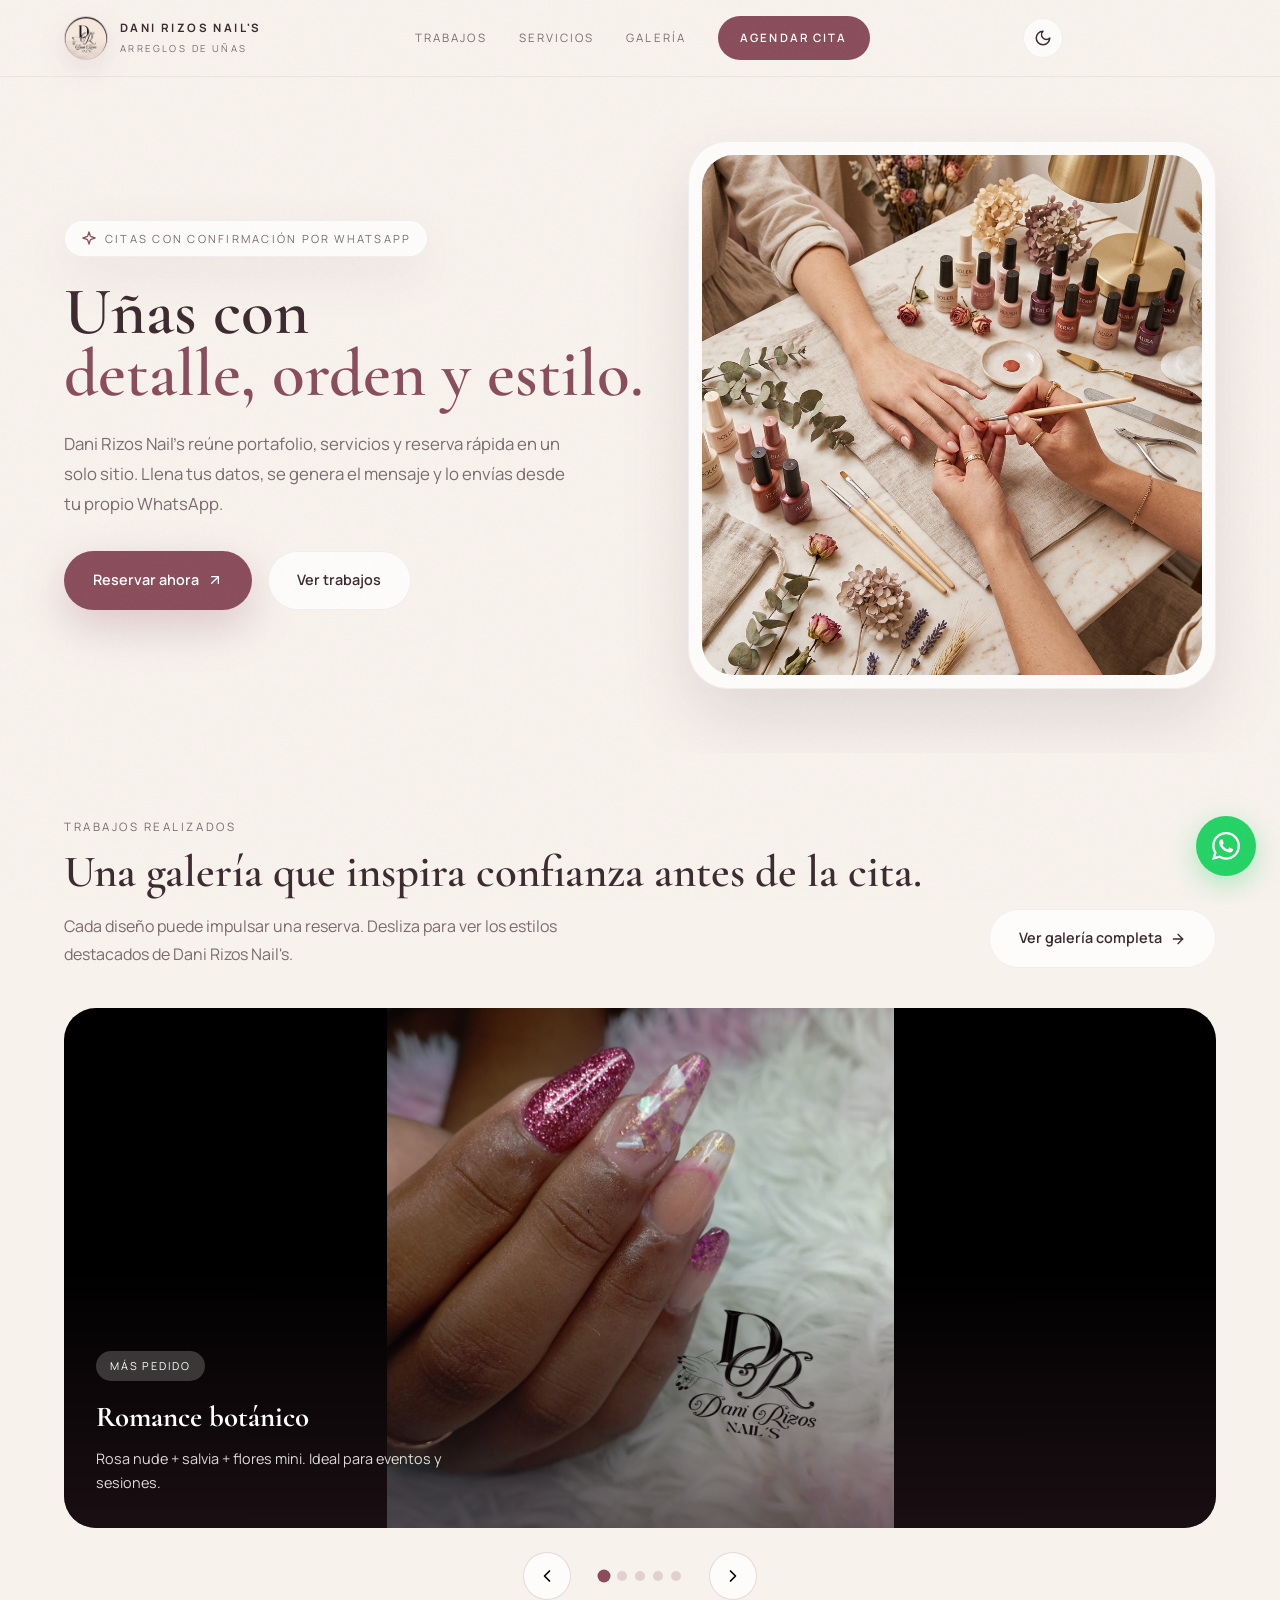
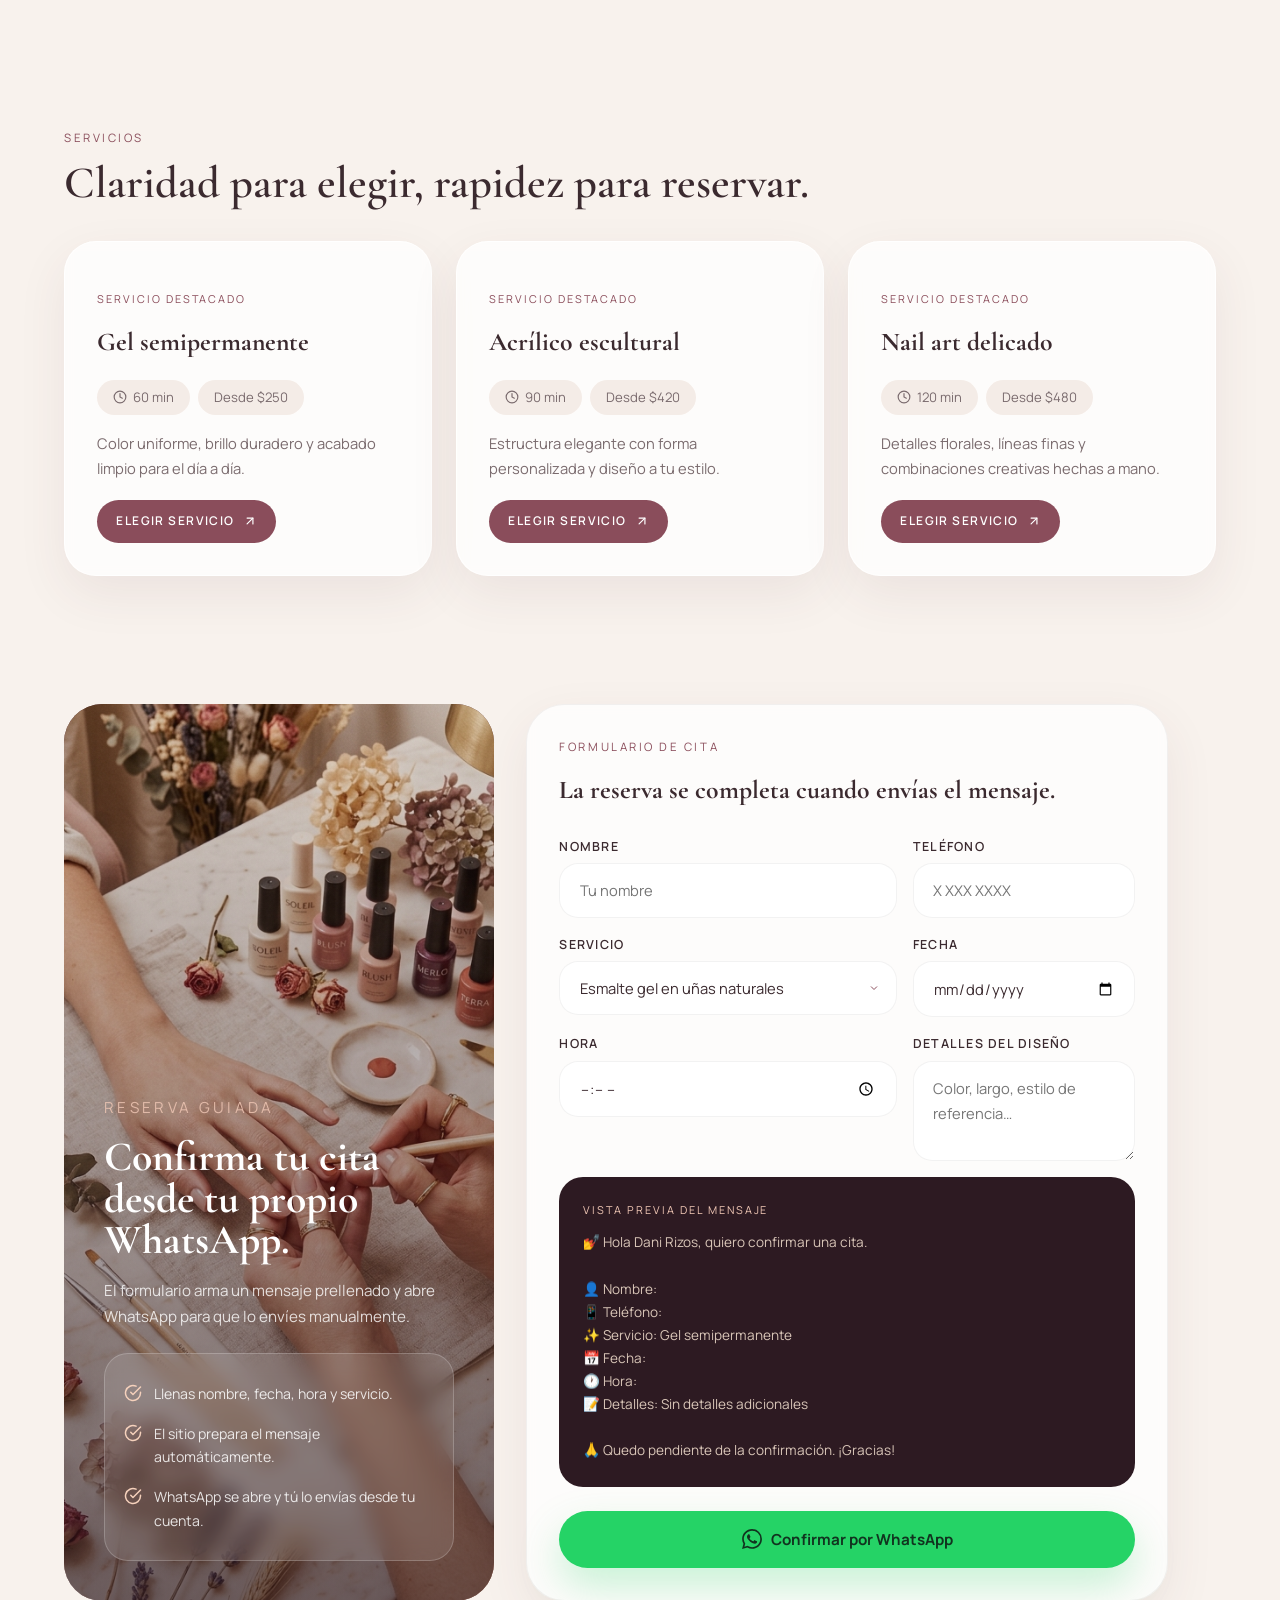
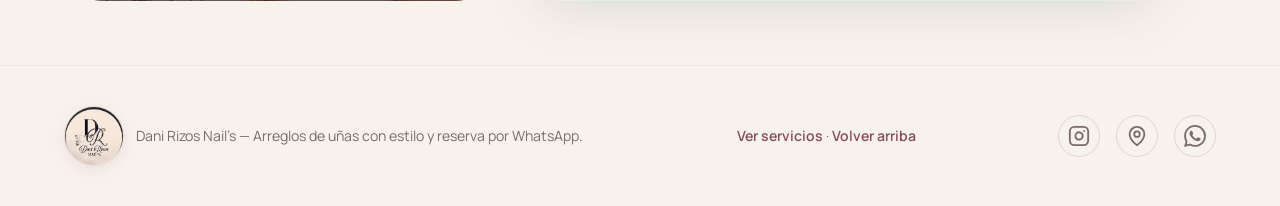
<file: index.html>
<!DOCTYPE html>
<html lang="es">

<head>
  <meta charset="UTF-8">
  <meta name="viewport" content="width=device-width, initial-scale=1.0">
  <title>Dani Rizos Nail's — Arreglos de uñas con estilo</title>
  <meta name="description"
    content="Dani Rizos Nail's: portafolio de diseños de uñas y reserva de citas por WhatsApp. Gel semipermanente, acrílico escultural y nail art delicado.">
  <link rel="stylesheet" href="styles.css">
  <link rel="icon"
    href="data:image/svg+xml,<svg xmlns=%22http://www.w3.org/2000/svg%22 viewBox=%220 0 100 100%22><text y=%22.9em%22 font-size=%2290%22>💅</text></svg>">
</head>

<body>
  <div class="page-grain"></div>

  <!-- HEADER -->
  <header class="header">
    <div class="container">
      <a href="index.html" class="logo">
        <img src="img/logo.png" alt="Dani Rizos Nail's - Logo" class="logo-img" width="44" height="44"
          fetchpriority="high">
        <span class="logo-text">
          <strong>Dani Rizos Nail's</strong>
          <span>Arreglos de uñas</span>
        </span>
      </a>
      <nav class="nav" id="main-nav">
        <a href="#trabajos">Trabajos</a>
        <a href="servicios.html">Servicios</a>
        <a href="galeria.html">Galería</a>
        <a href="#reserva" class="nav-cta">Agendar cita</a>
      </nav>

      <div class="header-actions">
        <button id="theme-toggle" class="theme-toggle" aria-label="Cambiar tema">
          <svg class="sun-icon" xmlns="http://www.w3.org/2000/svg" width="24" height="24" viewBox="0 0 24 24"
            fill="none" stroke="currentColor" stroke-width="2" stroke-linecap="round" stroke-linejoin="round">
            <circle cx="12" cy="12" r="4" />
            <path d="M12 2v2" />
            <path d="M12 20v2" />
            <path d="m4.93 4.93 1.41 1.41" />
            <path d="m17.66 17.66 1.41 1.41" />
            <path d="M2 12h2" />
            <path d="M20 12h2" />
            <path d="m6.34 17.66-1.41 1.41" />
            <path d="m19.07 4.93-1.41 1.41" />
          </svg>
          <svg class="moon-icon" xmlns="http://www.w3.org/2000/svg" width="24" height="24" viewBox="0 0 24 24"
            fill="none" stroke="currentColor" stroke-width="2" stroke-linecap="round" stroke-linejoin="round">
            <path d="M12 3a6 6 0 0 0 9 9 9 9 0 1 1-9-9Z" />
          </svg>
        </button>
        <button class="menu-toggle" id="menu-toggle" aria-label="Abrir menú">
          <span></span><span></span><span></span>
        </button>
      </div>
      <div class="menu-overlay" id="menu-overlay"></div>
    </div>
  </header>

  <main>
    <!-- HERO -->
    <section class="hero" id="inicio">
      <div class="container">
        <div class="hero-content fade-up">
          <div class="hero-badge">
            <svg xmlns="http://www.w3.org/2000/svg" width="16" height="16" viewBox="0 0 24 24" fill="none"
              stroke="currentColor" stroke-width="2" stroke-linecap="round" stroke-linejoin="round">
              <path
                d="m12 3-1.912 5.813a2 2 0 0 1-1.275 1.275L3 12l5.813 1.912a2 2 0 0 1 1.275 1.275L12 21l1.912-5.813a2 2 0 0 1 1.275-1.275L21 12l-5.813-1.912a2 2 0 0 1-1.275-1.275L12 3Z" />
            </svg>
            Citas con confirmación por WhatsApp
          </div>
          <h1>Uñas con <span>detalle, orden y estilo.</span></h1>
          <p class="hero-desc">Dani Rizos Nail's reúne portafolio, servicios y reserva rápida en un solo sitio. Llena
            tus datos,
            se genera el mensaje y lo envías desde tu propio WhatsApp.</p>
          <div class="hero-buttons">
            <a href="#reserva" class="btn-primary">
              Reservar ahora
              <svg xmlns="http://www.w3.org/2000/svg" width="16" height="16" viewBox="0 0 24 24" fill="none"
                stroke="currentColor" stroke-width="2" stroke-linecap="round" stroke-linejoin="round">
                <path d="M7 7h10v10" />
                <path d="M7 17 17 7" />
              </svg>
            </a>
            <a href="#trabajos" class="btn-secondary">Ver trabajos</a>
          </div>
        </div>
        <div class="hero-image fade-up">
          <div class="hero-frame">
            <img src="img/hero.png" alt="Espacio de trabajo Dani Rizos Nail's" width="600" height="520"
              fetchpriority="high" decoding="async">
          </div>
        </div>
      </div>
    </section>

    <!-- CAROUSEL - TRABAJOS -->
    <section class="carousel-section" id="trabajos">
      <div class="container">
        <div class="carousel-header fade-up">
          <div>
            <p class="section-kicker">Trabajos realizados</p>
            <h2 class="section-title">Una galería que inspira confianza antes de la cita.</h2>
            <p style="margin-top: 1rem; color: var(--fg-muted);">Cada diseño puede impulsar una reserva. Desliza para
              ver los estilos destacados de Dani Rizos Nail's.</p>
          </div>
          <a href="galeria.html" class="btn-secondary" style="margin-top: 1rem;">
            Ver galería completa
            <svg xmlns="http://www.w3.org/2000/svg" width="16" height="16" viewBox="0 0 24 24" fill="none"
              stroke="currentColor" stroke-width="2" stroke-linecap="round" stroke-linejoin="round">
              <path d="M5 12h14" />
              <path d="m12 5 7 7-7 7" />
            </svg>
          </a>
        </div>

        <div class="carousel-wrapper fade-up">
          <div class="carousel-track">
            <!-- Slide 1 -->
            <div class="carousel-slide">
              <img src="img/carrucel/1.jpeg" alt="Romance botánico — Diseño de uñas con flores y hojas" width="1200"
                height="520" fetchpriority="high" decoding="async">
              <div class="slide-overlay"></div>
              <div class="slide-info">
                <span class="slide-tag">Más pedido</span>
                <h3>Romance botánico</h3>
                <p>Rosa nude + salvia + flores mini. Ideal para eventos y sesiones.</p>
              </div>
            </div>
            <!-- Slide 2 -->
            <div class="carousel-slide">
              <img src="img/carrucel/2.jpeg" alt="Ciruela editorial — Uñas vino con detalles dorados" width="1200"
                height="520" loading="lazy">
              <div class="slide-overlay"></div>
              <div class="slide-info">
                <span class="slide-tag">Premium</span>
                <h3>Ciruela editorial</h3>
                <p>Vino profundo + dorado mínimo. Presencia refinada y acabado brillante.</p>
              </div>
            </div>
            <!-- Slide 3 -->
            <div class="carousel-slide">
              <img src="img/carrucel/3.jpeg" alt="Tonos de temporada — Terracota y cocoa" width="1200" height="520"
                loading="lazy">
              <div class="slide-overlay"></div>
              <div class="slide-info">
                <span class="slide-tag">Curado por Dani Rizos</span>
                <h3>Tonos de temporada</h3>
                <p>Terracota + rosa viejo + cocoa. Sofisticada y combinable.</p>
              </div>
            </div>
            <!-- Slide 4 -->
            <div class="carousel-slide">
              <img src="img/carrucel/4.jpeg" alt="Nail art floral delicado" width="1200" height="520" loading="lazy">
              <div class="slide-overlay"></div>
              <div class="slide-info">
                <span class="slide-tag">Arte a mano</span>
                <h3>Floral delicado</h3>
                <p>Detalles florales pintados a mano con líneas finas y rosas.</p>
              </div>
            </div>
            <!-- Slide 5 -->
            <div class="carousel-slide">
              <img src="img/carrucel/5.jpeg" alt="Uñas chrome rose gold" width="1200" height="520" loading="lazy">
              <div class="slide-overlay"></div>
              <div class="slide-info">
                <span class="slide-tag">Tendencia</span>
                <h3>Chrome rose gold</h3>
                <p>Efecto espejo metálico con acabado almendra perfecto.</p>
              </div>
            </div>
          </div>
        </div>

        <div class="carousel-controls">
          <button class="carousel-btn carousel-prev" aria-label="Ver trabajo anterior">
            <svg xmlns="http://www.w3.org/2000/svg" width="20" height="20" viewBox="0 0 24 24" fill="none"
              stroke="currentColor" stroke-width="2" stroke-linecap="round" stroke-linejoin="round">
              <path d="m15 18-6-6 6-6" />
            </svg>
          </button>
          <div class="carousel-dots">
            <span class="carousel-dot active" aria-label="Ver slide 1"></span>
            <span class="carousel-dot" aria-label="Ver slide 2"></span>
            <span class="carousel-dot" aria-label="Ver slide 3"></span>
            <span class="carousel-dot" aria-label="Ver slide 4"></span>
            <span class="carousel-dot" aria-label="Ver slide 5"></span>
          </div>
          <button class="carousel-btn carousel-next" aria-label="Ver siguiente trabajo">
            <svg xmlns="http://www.w3.org/2000/svg" width="20" height="20" viewBox="0 0 24 24" fill="none"
              stroke="currentColor" stroke-width="2" stroke-linecap="round" stroke-linejoin="round">
              <path d="m9 18 6-6-6-6" />
            </svg>
          </button>
        </div>
      </div>
    </section>

    <!-- SERVICIOS MINI -->
    <section class="services-mini" id="servicios">
      <div class="container">
        <p class="section-kicker fade-up">Servicios</p>
        <h2 class="section-title fade-up">Claridad para elegir, rapidez para reservar.</h2>
        <div class="services-grid">
          <article class="service-card fade-up">
            <p class="kicker">Servicio destacado</p>
            <h3>Gel semipermanente</h3>
            <div class="service-meta">
              <span>
                <svg xmlns="http://www.w3.org/2000/svg" width="14" height="14" viewBox="0 0 24 24" fill="none"
                  stroke="currentColor" stroke-width="2" stroke-linecap="round" stroke-linejoin="round">
                  <circle cx="12" cy="12" r="10" />
                  <polyline points="12 6 12 12 16 14" />
                </svg>
                60 min
              </span>
              <span>Desde $250</span>
            </div>
            <p>Color uniforme, brillo duradero y acabado limpio para el día a día.</p>
            <button class="btn-service" onclick="selectService('Gel semipermanente')">
              Elegir servicio
              <svg xmlns="http://www.w3.org/2000/svg" width="14" height="14" viewBox="0 0 24 24" fill="none"
                stroke="currentColor" stroke-width="2" stroke-linecap="round" stroke-linejoin="round">
                <path d="M7 7h10v10" />
                <path d="M7 17 17 7" />
              </svg>
            </button>
          </article>
          <article class="service-card fade-up">
            <p class="kicker">Servicio destacado</p>
            <h3>Acrílico escultural</h3>
            <div class="service-meta">
              <span>
                <svg xmlns="http://www.w3.org/2000/svg" width="14" height="14" viewBox="0 0 24 24" fill="none"
                  stroke="currentColor" stroke-width="2" stroke-linecap="round" stroke-linejoin="round">
                  <circle cx="12" cy="12" r="10" />
                  <polyline points="12 6 12 12 16 14" />
                </svg>
                90 min
              </span>
              <span>Desde $420</span>
            </div>
            <p>Estructura elegante con forma personalizada y diseño a tu estilo.</p>
            <button class="btn-service" onclick="selectService('Acrílico escultural')">
              Elegir servicio
              <svg xmlns="http://www.w3.org/2000/svg" width="14" height="14" viewBox="0 0 24 24" fill="none"
                stroke="currentColor" stroke-width="2" stroke-linecap="round" stroke-linejoin="round">
                <path d="M7 7h10v10" />
                <path d="M7 17 17 7" />
              </svg>
            </button>
          </article>
          <article class="service-card fade-up">
            <p class="kicker">Servicio destacado</p>
            <h3>Nail art delicado</h3>
            <div class="service-meta">
              <span>
                <svg xmlns="http://www.w3.org/2000/svg" width="14" height="14" viewBox="0 0 24 24" fill="none"
                  stroke="currentColor" stroke-width="2" stroke-linecap="round" stroke-linejoin="round">
                  <circle cx="12" cy="12" r="10" />
                  <polyline points="12 6 12 12 16 14" />
                </svg>
                120 min
              </span>
              <span>Desde $480</span>
            </div>
            <p>Detalles florales, líneas finas y combinaciones creativas hechas a mano.</p>
            <button class="btn-service" onclick="selectService('Nail art delicado')">
              Elegir servicio
              <svg xmlns="http://www.w3.org/2000/svg" width="14" height="14" viewBox="0 0 24 24" fill="none"
                stroke="currentColor" stroke-width="2" stroke-linecap="round" stroke-linejoin="round">
                <path d="M7 7h10v10" />
                <path d="M7 17 17 7" />
              </svg>
            </button>
          </article>
        </div>
      </div>
    </section>

    <!-- RESERVA -->
    <section class="booking-section" id="reserva">
      <div class="container">
        <div class="booking-grid">
          <aside class="booking-aside fade-up">
            <img src="img/hero.png" alt="Ambiente de trabajo Dani Rizos Nail's" width="600" height="400" loading="lazy">
            <div class="overlay"></div>
            <div class="booking-aside-content">
              <div>
                <p class="section-kicker" style="color:#f2c9b7">Reserva guiada</p>
                <h2>Confirma tu cita desde tu propio WhatsApp.</h2>
                <p>El formulario arma un mensaje prellenado y abre WhatsApp para que lo envíes manualmente.</p>
              </div>
              <div class="steps-box">
                <div class="step-item">
                  <svg xmlns="http://www.w3.org/2000/svg" width="18" height="18" viewBox="0 0 24 24" fill="none"
                    stroke="currentColor" stroke-width="2" stroke-linecap="round" stroke-linejoin="round">
                    <path d="M22 11.08V12a10 10 0 1 1-5.93-9.14" />
                    <polyline points="22 4 12 14.01 9 11.01" />
                  </svg>
                  Llenas nombre, fecha, hora y servicio.
                </div>
                <div class="step-item">
                  <svg xmlns="http://www.w3.org/2000/svg" width="18" height="18" viewBox="0 0 24 24" fill="none"
                    stroke="currentColor" stroke-width="2" stroke-linecap="round" stroke-linejoin="round">
                    <path d="M22 11.08V12a10 10 0 1 1-5.93-9.14" />
                    <polyline points="22 4 12 14.01 9 11.01" />
                  </svg>
                  El sitio prepara el mensaje automáticamente.
                </div>
                <div class="step-item">
                  <svg xmlns="http://www.w3.org/2000/svg" width="18" height="18" viewBox="0 0 24 24" fill="none"
                    stroke="currentColor" stroke-width="2" stroke-linecap="round" stroke-linejoin="round">
                    <path d="M22 11.08V12a10 10 0 1 1-5.93-9.14" />
                    <polyline points="22 4 12 14.01 9 11.01" />
                  </svg>
                  WhatsApp se abre y tú lo envías desde tu cuenta.
                </div>
              </div>
            </div>
          </aside>

          <div class="booking-form-wrap fade-up">
            <p class="section-kicker">Formulario de cita</p>
            <h2>La reserva se completa cuando envías el mensaje.</h2>
            <form id="booking-form" class="form-grid" style="margin-top:1.5rem">
              <div class="field-wrap">
                <label for="f-name">Nombre</label>
                <input id="f-name" type="text" class="field-input" placeholder="Tu nombre" data-field="name" required>
              </div>
              <div class="field-wrap">
                <label for="f-phone">Teléfono</label>
                <input id="f-phone" type="tel" class="field-input" placeholder="X XXX XXXX" data-field="phone"
                  pattern="^[56]\d{7}$" maxlength="8" minlength="8" required>
              </div>
              <div class="field-wrap">
                <label for="f-service">Servicio</label>
                <select id="f-service" class="field-input" data-field="service">
                  <option value="Esmalte gel en uñas naturales">Esmalte gel en uñas naturales</option>
                  <option value="Base Rubber">Base Rubber</option>
                  <option value="Builder Gel">Builder Gel</option>

                  <option value="Softgel">Softgel</option>
                  <option value="Polygel">Polygel</option>
                  <option value="Pedicura - Esmalte de gel en uñas naturales">Pedicura - Esmalte de gel en uñas
                    naturales</option>
                  <option value="Pedicura - Reconstrucción o alargamiento">Pedicura - Reconstrucción o alargamiento
                  </option>
                </select>
              </div>
              <div class="field-wrap">
                <label for="f-date">Fecha</label>
                <input id="f-date" type="date" class="field-input" data-field="date" required>
              </div>
              <div class="field-wrap">
                <label for="f-time">Hora</label>
                <input id="f-time" type="time" class="field-input" data-field="time" required>
              </div>
              <div class="field-wrap">
                <label for="f-details">Detalles del diseño</label>
                <textarea id="f-details" class="field-input" placeholder="Color, largo, estilo de referencia…"
                  data-field="details"></textarea>
              </div>
              <div class="preview-box full">
                <p class="label">Vista previa del mensaje</p>
                <pre id="msg-preview"></pre>
              </div>
              <div class="full" style="text-align:center;margin-top:.5rem">
                <button type="submit" class="btn-whatsapp">
                  <svg xmlns="http://www.w3.org/2000/svg" width="20" height="20" viewBox="0 0 24 24"
                    fill="currentColor">
                    <path
                      d="M17.472 14.382c-.297-.149-1.758-.867-2.03-.967-.273-.099-.471-.148-.67.15-.197.297-.767.966-.94 1.164-.173.199-.347.223-.644.075-.297-.15-1.255-.463-2.39-1.475-.883-.788-1.48-1.761-1.653-2.059-.173-.297-.018-.458.13-.606.134-.133.298-.347.446-.52.149-.174.198-.298.298-.497.099-.198.05-.371-.025-.52-.075-.149-.669-1.612-.916-2.207-.242-.579-.487-.5-.669-.51-.173-.008-.371-.01-.57-.01-.198 0-.52.074-.792.372-.272.297-1.04 1.016-1.04 2.479 0 1.462 1.065 2.875 1.213 3.074.149.198 2.096 3.2 5.077 4.487.709.306 1.262.489 1.694.625.712.227 1.36.195 1.871.118.571-.085 1.758-.719 2.006-1.413.248-.694.248-1.289.173-1.413-.074-.124-.272-.198-.57-.347m-5.421 7.403h-.004a9.87 9.87 0 01-5.031-1.378l-.361-.214-3.741.982.998-3.648-.235-.374a9.86 9.86 0 01-1.51-5.26c.001-5.45 4.436-9.884 9.888-9.884 2.64 0 5.122 1.03 6.988 2.898a9.825 9.825 0 012.893 6.994c-.003 5.45-4.437 9.884-9.885 9.884m8.413-18.297A11.815 11.815 0 0012.05 0C5.495 0 .16 5.335.157 11.892c0 2.096.547 4.142 1.588 5.945L.057 24l6.305-1.654a11.882 11.882 0 005.683 1.448h.005c6.554 0 11.89-5.335 11.893-11.893a11.821 11.821 0 00-3.48-8.413z" />
                  </svg>
                  Confirmar por WhatsApp
                </button>
              </div>
            </form>
          </div>
        </div>
      </div>
    </section>
  </main>

  <!-- FOOTER -->
  <footer class="footer">
    <div class="container">
      <div class="footer-brand">
        <img src="img/logo.png" alt="Dani Rizos Nail's - Logo Footer" class="footer-logo" width="60" height="60"
          loading="lazy">
        <p>Dani Rizos Nail's — Arreglos de uñas con estilo y reserva por WhatsApp.</p>
        <div id="visit-counter" class="visit-counter"></div>
      </div>
      <div class="footer-links">
        <a href="servicios.html">Ver servicios</a> · <a href="#inicio">Volver arriba</a>
      </div>
      <div class="footer-social">
        <a href="https://www.instagram.com/danyrizosnails?igsh=b3M0NTV2aDRpaHZn" target="_blank"
          rel="noopener noreferrer" class="social-link" aria-label="Instagram">
          <svg xmlns="http://www.w3.org/2000/svg" width="22" height="22" viewBox="0 0 24 24" fill="none"
            stroke="currentColor" stroke-width="2" stroke-linecap="round" stroke-linejoin="round">
            <rect x="2" y="2" width="20" height="20" rx="5" ry="5" />
            <path d="M16 11.37A4 4 0 1 1 12.63 8 4 4 0 0 1 16 11.37z" />
            <line x1="17.5" y1="6.5" x2="17.51" y2="6.5" />
          </svg>
        </a>
        <a href="https://maps.app.goo.gl/5pDfaGWXjxzRp7yn8" target="_blank" rel="noopener noreferrer"
          class="social-link" aria-label="Ubicación en Google Maps">
          <svg xmlns="http://www.w3.org/2000/svg" width="22" height="22" viewBox="0 0 24 24" fill="none"
            stroke="currentColor" stroke-width="2" stroke-linecap="round" stroke-linejoin="round">
            <path d="M20 10c0 6-8 12-8 12s-8-6-8-12a8 8 0 0 1 16 0Z" />
            <circle cx="12" cy="10" r="3" />
          </svg>
        </a>
        <a href="https://wa.me/5353734528" target="_blank" rel="noopener noreferrer" class="social-link"
          aria-label="WhatsApp">
          <svg xmlns="http://www.w3.org/2000/svg" width="22" height="22" viewBox="0 0 24 24" fill="currentColor">
            <path
              d="M17.472 14.382c-.297-.149-1.758-.867-2.03-.967-.273-.099-.471-.148-.67.15-.197.297-.767.966-.94 1.164-.173.199-.347.223-.644.075-.297-.15-1.255-.463-2.39-1.475-.883-.788-1.48-1.761-1.653-2.059-.173-.297-.018-.458.13-.606.134-.133.298-.347.446-.52.149-.174.198-.298.298-.497.099-.198.05-.371-.025-.52-.075-.149-.669-1.612-.916-2.207-.242-.579-.487-.5-.669-.51-.173-.008-.371-.01-.57-.01-.198 0-.52.074-.792.372-.272.297-1.04 1.016-1.04 2.479 0 1.462 1.065 2.875 1.213 3.074.149.198 2.096 3.2 5.077 4.487.709.306 1.262.489 1.694.625.712.227 1.36.195 1.871.118.571-.085 1.758-.719 2.006-1.413.248-.694.248-1.289.173-1.413-.074-.124-.272-.198-.57-.347m-5.421 7.403h-.004a9.87 9.87 0 01-5.031-1.378l-.361-.214-3.741.982.998-3.648-.235-.374a9.86 9.86 0 01-1.51-5.26c.001-5.45 4.436-9.884 9.888-9.884 2.64 0 5.122 1.03 6.988 2.898a9.825 9.825 0 012.893 6.994c-.003 5.45-4.437 9.884-9.885 9.884m8.413-18.297A11.815 11.815 0 0012.05 0C5.495 0 .16 5.335.157 11.892c0 2.096.547 4.142 1.588 5.945L.057 24l6.305-1.654a11.882 11.882 0 005.683 1.448h.005c6.554 0 11.89-5.335 11.893-11.893a11.821 11.821 0 00-3.48-8.413z" />
          </svg>
        </a>
      </div>
    </div>
  </footer>

  <!-- WHATSAPP FAB -->
  <a href="https://wa.me/5353734528" target="_blank" rel="noopener noreferrer" class="wa-fab"
    aria-label="Contactar por WhatsApp">
    <svg xmlns="http://www.w3.org/2000/svg" width="28" height="28" viewBox="0 0 24 24" fill="currentColor">
      <path
        d="M17.472 14.382c-.297-.149-1.758-.867-2.03-.967-.273-.099-.471-.148-.67.15-.197.297-.767.966-.94 1.164-.173.199-.347.223-.644.075-.297-.15-1.255-.463-2.39-1.475-.883-.788-1.48-1.761-1.653-2.059-.173-.297-.018-.458.13-.606.134-.133.298-.347.446-.52.149-.174.198-.298.298-.497.099-.198.05-.371-.025-.52-.075-.149-.669-1.612-.916-2.207-.242-.579-.487-.5-.669-.51-.173-.008-.371-.01-.57-.01-.198 0-.52.074-.792.372-.272.297-1.04 1.016-1.04 2.479 0 1.462 1.065 2.875 1.213 3.074.149.198 2.096 3.2 5.077 4.487.709.306 1.262.489 1.694.625.712.227 1.36.195 1.871.118.571-.085 1.758-.719 2.006-1.413.248-.694.248-1.289.173-1.413-.074-.124-.272-.198-.57-.347m-5.421 7.403h-.004a9.87 9.87 0 01-5.031-1.378l-.361-.214-3.741.982.998-3.648-.235-.374a9.86 9.86 0 01-1.51-5.26c.001-5.45 4.436-9.884 9.888-9.884 2.64 0 5.122 1.03 6.988 2.898a9.825 9.825 0 012.893 6.994c-.003 5.45-4.437 9.884-9.885 9.884m8.413-18.297A11.815 11.815 0 0012.05 0C5.495 0 .16 5.335.157 11.892c0 2.096.547 4.142 1.588 5.945L.057 24l6.305-1.654a11.882 11.882 0 005.683 1.448h.005c6.554 0 11.89-5.335 11.893-11.893a11.821 11.821 0 00-3.48-8.413z" />
    </svg>
  </a>

  <button id="back-to-top" class="top-fab" aria-label="Volver arriba">
    <svg xmlns="http://www.w3.org/2000/svg" width="24" height="24" viewBox="0 0 24 24" fill="none" stroke="currentColor"
      stroke-width="2" stroke-linecap="round" stroke-linejoin="round">
      <path d="m18 15-6-6-6 6" />
    </svg>
  </button>

  <script defer src="supabase-config.js"></script>
  <script defer src="script.js?v=1.2"></script>
</body>

</html>
</file>
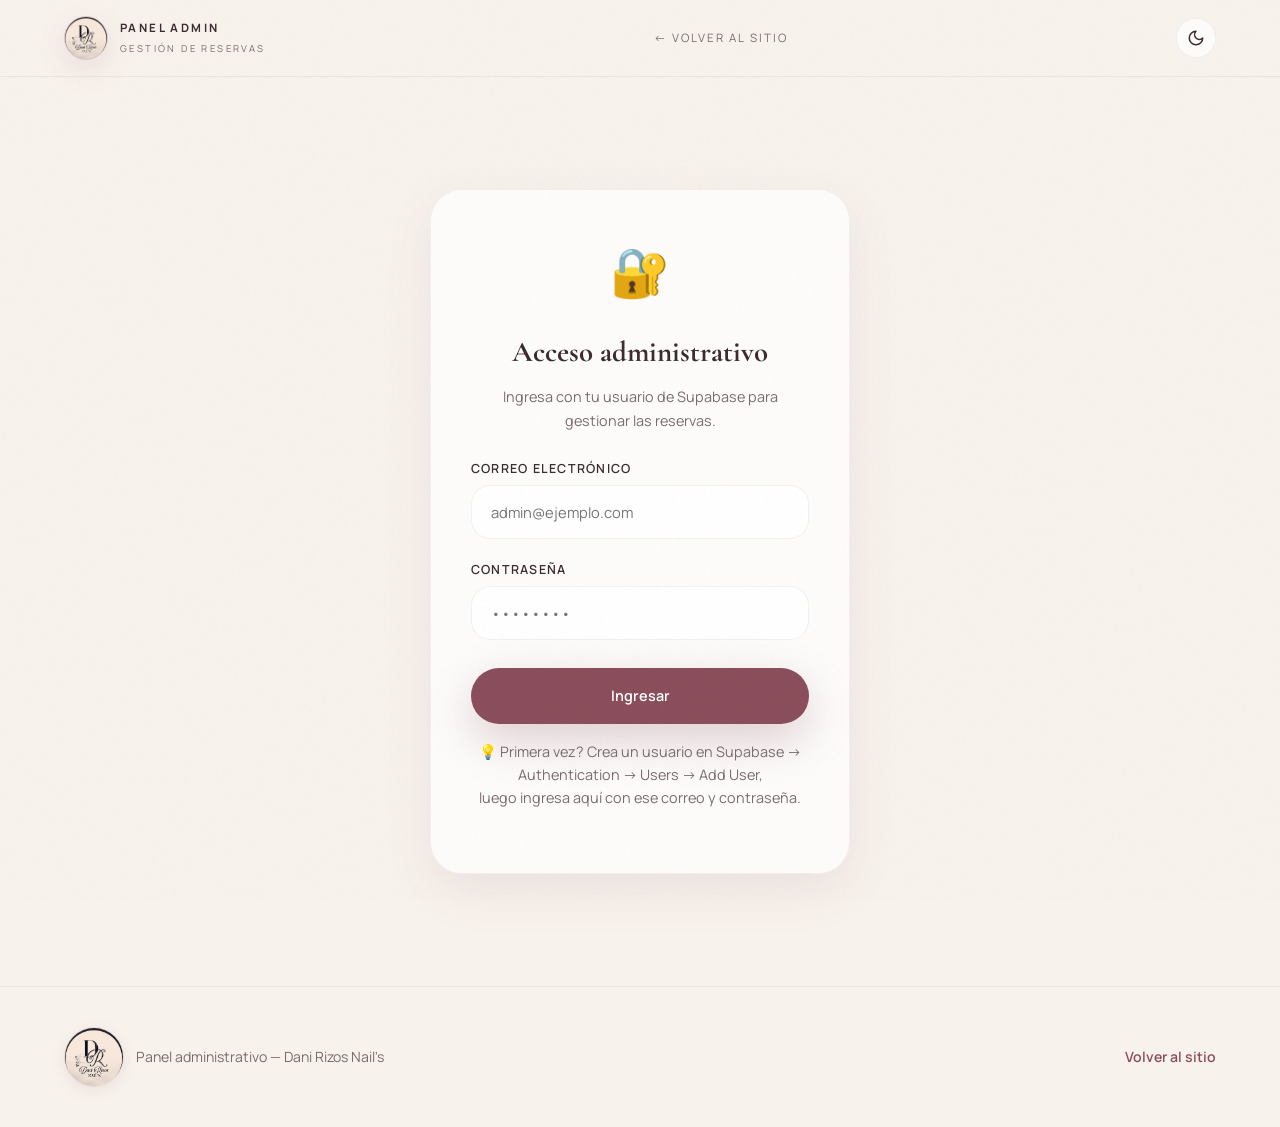
<file: admin.html>
<!DOCTYPE html>
<html lang="es">
<head>
  <meta charset="UTF-8">
  <meta name="viewport" content="width=device-width, initial-scale=1.0">
  <title>Admin — Dani Rizos Nail's</title>
  <meta name="description" content="Panel administrativo de Dani Rizos Nail's">
  <meta name="robots" content="noindex, nofollow">
  <link rel="stylesheet" href="styles.css">
  <link rel="icon" href="data:image/svg+xml,<svg xmlns=%22http://www.w3.org/2000/svg%22 viewBox=%220 0 100 100%22><text y=%22.9em%22 font-size=%2290%22>🔐</text></svg>">
  <style>
    .admin-section { padding-block: 3rem; min-height: 80vh; }
    .admin-section .container { max-width: 1100px; }

    /* Login */
    .login-box {
      max-width: 420px;
      margin: 4rem auto;
      padding: 2.5rem;
      border-radius: var(--radius);
      border: 1px solid var(--border);
      background: var(--bg-card);
      box-shadow: var(--shadow);
      text-align: center;
    }
    .login-box h2 { font-family: var(--serif); font-size: 1.8rem; margin-bottom: 0.5rem; }
    .login-box p { color: var(--fg-muted); margin-bottom: 1.5rem; font-size: 0.9rem; }
    .login-box .field-wrap { margin-bottom: 1.2rem; text-align: left; }
    .login-box .field-input { width: 100%; }
    .login-error { color: #c0392b; font-size: 0.85rem; margin-top: 0.5rem; display: none; }
    .login-info { color: var(--fg-muted); font-size: 0.78rem; margin-top: 1rem; line-height: 1.6; }

    /* Dashboard */
    .admin-header {
      display: flex;
      justify-content: space-between;
      align-items: center;
      flex-wrap: wrap;
      gap: 1rem;
      margin-bottom: 2rem;
    }
    .admin-header h1 { font-family: var(--serif); font-size: 2rem; }
    .admin-header .user-email { font-size: 0.8rem; color: var(--fg-muted); }
    .admin-stats {
      display: grid;
      grid-template-columns: repeat(auto-fit, minmax(140px, 1fr));
      gap: 1rem;
      margin-bottom: 2rem;
    }
    .stat-card {
      padding: 1.2rem;
      border-radius: 1.2rem;
      border: 1px solid var(--border);
      background: var(--bg-card);
      text-align: center;
    }
    .stat-card .num { font-size: 2rem; font-weight: 700; font-family: var(--serif); color: var(--accent); }
    .stat-card .label { font-size: 0.72rem; text-transform: uppercase; letter-spacing: 0.1em; color: var(--fg-muted); margin-top: 0.25rem; }

    /* Tabla */
    .bookings-table-wrap {
      overflow-x: auto;
      border-radius: 1.5rem;
      border: 1px solid var(--border);
      background: var(--bg-card);
      box-shadow: var(--shadow);
    }
    .bookings-table {
      width: 100%;
      border-collapse: collapse;
      font-size: 0.85rem;
    }
    .bookings-table th {
      text-align: left;
      padding: 1rem 1.2rem;
      font-size: 0.68rem;
      text-transform: uppercase;
      letter-spacing: 0.12em;
      color: var(--fg-muted);
      border-bottom: 1px solid var(--border);
      background: var(--accent-light);
      white-space: nowrap;
    }
    .bookings-table td {
      padding: 0.85rem 1.2rem;
      border-bottom: 1px solid var(--border);
      color: var(--fg);
    }
    .bookings-table tr:last-child td { border-bottom: none; }
    .bookings-table tr:hover td { background: rgba(138, 77, 91, 0.04); }
    
    .status-badge {
      display: inline-block;
      padding: 0.25rem 0.75rem;
      border-radius: 50px;
      font-size: 0.68rem;
      font-weight: 600;
      text-transform: uppercase;
      letter-spacing: 0.05em;
    }
    .status-pending { background: #fff3cd; color: #856404; }
    .status-confirmed { background: #d4edda; color: #155724; }
    .status-cancelled { background: #f8d7da; color: #721c24; }
    body.dark .status-pending { background: #5c4a1a; color: #ffe69c; }
    body.dark .status-confirmed { background: #1a5c32; color: #d4f5e0; }
    body.dark .status-cancelled { background: #5c1a1a; color: #f5d4d4; }

    .status-select {
      padding: 0.35rem 0.6rem;
      border-radius: 0.6rem;
      border: 1px solid var(--border);
      background: var(--bg-input);
      color: var(--fg);
      font-size: 0.78rem;
      cursor: pointer;
    }
    .status-select:focus { border-color: var(--accent); }

    .no-bookings {
      text-align: center;
      padding: 3rem;
      color: var(--fg-muted);
    }
    .no-bookings svg { width: 48px; height: 48px; opacity: 0.3; margin-bottom: 1rem; }

    .btn-logout {
      padding: 0.6rem 1.2rem;
      border-radius: 50px;
      border: 1px solid var(--border);
      background: var(--bg-card);
      color: var(--fg);
      font-size: 0.75rem;
      font-weight: 600;
      cursor: pointer;
      transition: all var(--transition);
    }
    .btn-logout:hover { border-color: #c0392b; color: #c0392b; }

    .admin-loading {
      text-align: center;
      padding: 3rem;
      color: var(--fg-muted);
    }
    .admin-loading .spinner {
      width: 32px;
      height: 32px;
      border: 3px solid var(--border);
      border-top-color: var(--accent);
      border-radius: 50%;
      animation: spin 0.8s linear infinite;
      margin: 0 auto 1rem;
    }
    @keyframes spin { to { transform: rotate(360deg); } }

    .booking-details-btn {
      background: none;
      border: none;
      cursor: pointer;
      color: var(--accent);
      font-size: 0.82rem;
      padding: 0.2rem 0.4rem;
      border-radius: 0.4rem;
      transition: all var(--transition);
    }
    .booking-details-btn:hover { background: rgba(138, 77, 91, 0.1); }

    @media (max-width: 768px) {
      .bookings-table th,
      .bookings-table td { padding: 0.6rem 0.8rem; font-size: 0.72rem; }
      .admin-header { flex-direction: column; align-items: flex-start; }
    }
  </style>
</head>
<body>
  <div class="page-grain"></div>

  <!-- HEADER -->
  <header class="header">
    <div class="container">
      <a href="index.html" class="logo">
        <img src="img/logo.png" alt="Dani Rizos Nail's - Logo" class="logo-img" width="44" height="44">
        <span class="logo-text">
          <strong>Panel Admin</strong>
          <span>Gestión de reservas</span>
        </span>
      </a>
      <nav class="nav" id="main-nav">
        <a href="index.html">← Volver al sitio</a>
      </nav>
      <div class="header-actions">
        <button id="theme-toggle" class="theme-toggle" aria-label="Cambiar tema">
          <svg class="sun-icon" xmlns="http://www.w3.org/2000/svg" width="24" height="24" viewBox="0 0 24 24" fill="none" stroke="currentColor" stroke-width="2" stroke-linecap="round" stroke-linejoin="round"><circle cx="12" cy="12" r="4"/><path d="M12 2v2"/><path d="M12 20v2"/><path d="m4.93 4.93 1.41 1.41"/><path d="m17.66 17.66 1.41 1.41"/><path d="M2 12h2"/><path d="M20 12h2"/><path d="m6.34 17.66-1.41 1.41"/><path d="m19.07 4.93-1.41 1.41"/></svg>
          <svg class="moon-icon" xmlns="http://www.w3.org/2000/svg" width="24" height="24" viewBox="0 0 24 24" fill="none" stroke="currentColor" stroke-width="2" stroke-linecap="round" stroke-linejoin="round"><path d="M12 3a6 6 0 0 0 9 9 9 9 0 1 1-9-9Z"/></svg>
        </button>
      </div>
    </div>
  </header>

  <main>
    <section class="admin-section">
      <div class="container" id="admin-app">
        <!-- LOGIN VIEW -->
        <div id="login-view" class="login-box fade-up">
          <div style="font-size:3rem;margin-bottom:1rem;">🔐</div>
          <h2>Acceso administrativo</h2>
          <p>Ingresa con tu usuario de Supabase para gestionar las reservas.</p>
          <form id="login-form">
            <div class="field-wrap">
              <label for="admin-email">Correo electrónico</label>
              <input id="admin-email" type="email" class="field-input" placeholder="admin@ejemplo.com" autocomplete="email" required>
            </div>
            <div class="field-wrap">
              <label for="admin-pass">Contraseña</label>
              <input id="admin-pass" type="password" class="field-input" placeholder="••••••••" autocomplete="current-password" required>
            </div>
            <p class="login-error" id="login-error">Correo o contraseña incorrectos</p>
            <button type="submit" class="btn-primary" style="width:100%;justify-content:center;margin-top:0.5rem;">
              Ingresar
            </button>
          </form>
          <p class="login-info">
            💡 Primera vez? Crea un usuario en Supabase → Authentication → Users → Add User,<br>
            luego ingresa aquí con ese correo y contraseña.
          </p>
        </div>

        <!-- DASHBOARD VIEW -->
        <div id="dashboard-view" style="display:none;">
          <div class="admin-header fade-up">
            <div>
              <h1>📋 Reservas</h1>
              <p style="color:var(--fg-muted);font-size:0.9rem;">Gestiona las citas de tus clientes</p>
              <span class="user-email" id="user-email"></span>
            </div>
            <button id="btn-logout" class="btn-logout">Cerrar sesión</button>
          </div>

          <div class="admin-stats fade-up" id="admin-stats">
            <div class="stat-card"><div class="num" id="stat-total">0</div><div class="label">Total reservas</div></div>
            <div class="stat-card"><div class="num" id="stat-pending">0</div><div class="label">Pendientes</div></div>
            <div class="stat-card"><div class="num" id="stat-confirmed">0</div><div class="label">Confirmadas</div></div>
            <div class="stat-card"><div class="num" id="stat-cancelled">0</div><div class="label">Canceladas</div></div>
          </div>

          <div class="bookings-table-wrap fade-up">
            <div id="bookings-loading" class="admin-loading">
              <div class="spinner"></div>
              <p>Cargando reservas…</p>
            </div>
            <div id="bookings-content" style="display:none;"></div>
          </div>
        </div>
      </div>
    </section>
  </main>

  <!-- FOOTER -->
  <footer class="footer" style="margin-top:auto;">
    <div class="container">
      <div class="footer-brand">
        <img src="img/logo.png" alt="Dani Rizos Nail's - Logo Footer" class="footer-logo" width="60" height="60" loading="lazy">
        <p>Panel administrativo — Dani Rizos Nail's</p>
      </div>
      <div class="footer-links">
        <a href="index.html">Volver al sitio</a>
      </div>
    </div>
  </footer>

  <script defer src="supabase-config.js"></script>
  <script defer src="script.js?v=1.2"></script>
  <script defer>
    document.addEventListener('DOMContentLoaded', () => {
      const loginView = document.getElementById('login-view');
      const dashboardView = document.getElementById('dashboard-view');
      const loginForm = document.getElementById('login-form');
      const loginError = document.getElementById('login-error');
      const emailInput = document.getElementById('admin-email');
      const passInput = document.getElementById('admin-pass');
      const logoutBtn = document.getElementById('btn-logout');
      const userEmailSpan = document.getElementById('user-email');
      const bookingsLoading = document.getElementById('bookings-loading');
      const bookingsContent = document.getElementById('bookings-content');

      let adminToken = '';
      let adminEmail = '';

      // Check existing session (stored in sessionStorage)
      const savedToken = sessionStorage.getItem('admin_token');
      const savedEmail = sessionStorage.getItem('admin_email');
      if (savedToken && savedEmail) {
        adminToken = savedToken;
        adminEmail = savedEmail;
        loginView.style.display = 'none';
        dashboardView.style.display = 'block';
        userEmailSpan.textContent = `Conectado como ${adminEmail}`;
        loadBookings();
      }

      // Login
      loginForm.addEventListener('submit', async (e) => {
        e.preventDefault();
        const email = emailInput.value.trim();
        const password = passInput.value.trim();
        if (!email || !password) return;

        loginError.style.display = 'none';
        const submitBtn = loginForm.querySelector('button[type="submit"]');
        submitBtn.textContent = 'Ingresando…';
        submitBtn.disabled = true;

        try {
          const result = await supabaseSignIn(email, password);

          if (result && result.access_token) {
            adminToken = result.access_token;
            adminEmail = email;
            sessionStorage.setItem('admin_token', adminToken);
            sessionStorage.setItem('admin_email', adminEmail);
            loginView.style.display = 'none';
            dashboardView.style.display = 'block';
            userEmailSpan.textContent = `Conectado como ${adminEmail}`;
            loadBookings();
          } else {
            loginError.textContent = 'Correo o contraseña incorrectos';
            loginError.style.display = 'block';
            passInput.value = '';
            passInput.focus();
          }
        } catch (err) {
          loginError.textContent = 'Error de conexión. Verifica que Supabase esté activo.';
          loginError.style.display = 'block';
        } finally {
          submitBtn.textContent = 'Ingresar';
          submitBtn.disabled = false;
        }
      });

      // Logout
      logoutBtn.addEventListener('click', () => {
        sessionStorage.removeItem('admin_token');
        sessionStorage.removeItem('admin_email');
        adminToken = '';
        adminEmail = '';
        dashboardView.style.display = 'none';
        loginView.style.display = 'block';
        emailInput.value = '';
        passInput.value = '';
        loginError.style.display = 'none';
      });

      // Load bookings from Supabase
      async function loadBookings() {
        bookingsLoading.style.display = 'block';
        bookingsContent.style.display = 'none';

        try {
          const bookings = await supabaseGetBookings(adminToken);
          renderBookings(bookings);
        } catch (err) {
          bookingsLoading.innerHTML = '<p style="color:#c0392b;">Error al cargar reservas. ¿Expiró la sesión?</p>';
          // Si el token expiró, forzar login de nuevo
          if (err.message && err.message.includes('401')) {
            sessionStorage.removeItem('admin_token');
            sessionStorage.removeItem('admin_email');
            dashboardView.style.display = 'none';
            loginView.style.display = 'block';
            loginError.textContent = 'Sesión expirada. Ingresa nuevamente.';
            loginError.style.display = 'block';
          }
        }
      }

      // Render bookings table
      function renderBookings(bookings) {
        bookingsLoading.style.display = 'none';
        bookingsContent.style.display = 'block';

        const total = bookings.length;
        const pending = bookings.filter(b => b.status === 'pending').length;
        const confirmed = bookings.filter(b => b.status === 'confirmed').length;
        const cancelled = bookings.filter(b => b.status === 'cancelled').length;
        document.getElementById('stat-total').textContent = total;
        document.getElementById('stat-pending').textContent = pending;
        document.getElementById('stat-confirmed').textContent = confirmed;
        document.getElementById('stat-cancelled').textContent = cancelled;

        if (total === 0) {
          bookingsContent.innerHTML = `
            <div class="no-bookings">
              <svg xmlns="http://www.w3.org/2000/svg" width="48" height="48" viewBox="0 0 24 24" fill="none" stroke="currentColor" stroke-width="1.5" stroke-linecap="round" stroke-linejoin="round"><path d="M14 2H6a2 2 0 0 0-2 2v16a2 2 0 0 0 2 2h12a2 2 0 0 0 2-2V8z"/><polyline points="14 2 14 8 20 8"/><line x1="16" y1="13" x2="8" y2="13"/><line x1="16" y1="17" x2="8" y2="17"/></svg>
              <p>No hay reservas registradas todavía.</p>
            </div>
          `;
          return;
        }

        let html = `<table class="bookings-table"><thead><tr>
          <th>#</th><th>Fecha</th><th>Hora</th><th>Cliente</th><th>Teléfono</th><th>Servicio</th><th>Detalles</th><th>Estado</th>
        </tr></thead><tbody>`;

        bookings.forEach((b, i) => {
          const formattedDate = b.date
            ? new Date(b.date + 'T12:00:00').toLocaleDateString('es-CU', { day: '2-digit', month: 'short', year: 'numeric' })
            : '';

          html += `<tr>
            <td style="color:var(--fg-muted);font-weight:600;">${i + 1}</td>
            <td><strong>${formattedDate}</strong></td>
            <td>${b.time ? b.time.substring(0, 5) : ''}</td>
            <td><strong>${escHtml(b.name)}</strong></td>
            <td>${escHtml(b.phone)}</td>
            <td style="max-width:160px;">${escHtml(b.service)}</td>
            <td style="max-width:160px;font-size:0.78rem;color:var(--fg-muted);">
              ${b.details && b.details !== 'Sin detalles adicionales'
                ? `<button class="booking-details-btn" onclick="alert('${escHtml(b.details).replace(/'/g, "\\'")}')">👁 Ver</button>`
                : '—'}
            </td>
            <td>
              <select class="status-select status-${b.status || 'pending'}" onchange="updateBookingStatus(${b.id}, this.value)">
                <option value="pending" ${b.status === 'pending' ? 'selected' : ''}>⏳ Pendiente</option>
                <option value="confirmed" ${b.status === 'confirmed' ? 'selected' : ''}>✅ Confirmada</option>
                <option value="cancelled" ${b.status === 'cancelled' ? 'selected' : ''}>❌ Cancelada</option>
              </select>
            </td>
          </tr>`;
        });

        html += '</tbody></table>';
        bookingsContent.innerHTML = html;
      }

      function escHtml(str) {
        if (!str) return '';
        const div = document.createElement('div');
        div.textContent = str;
        return div.innerHTML;
      }

      // Update booking status
      window.updateBookingStatus = async (id, status) => {
        try {
          const result = await supabaseUpdateBookingStatus(id, status, adminToken);
          if (result !== null || status) {
            showToast('Estado actualizado ✅', 'success');
          } else {
            showToast('Error al actualizar', 'error');
          }
        } catch {
          showToast('Error de conexión', 'error');
        }
      };
    });
  </script>
</body>
</html>
</file>
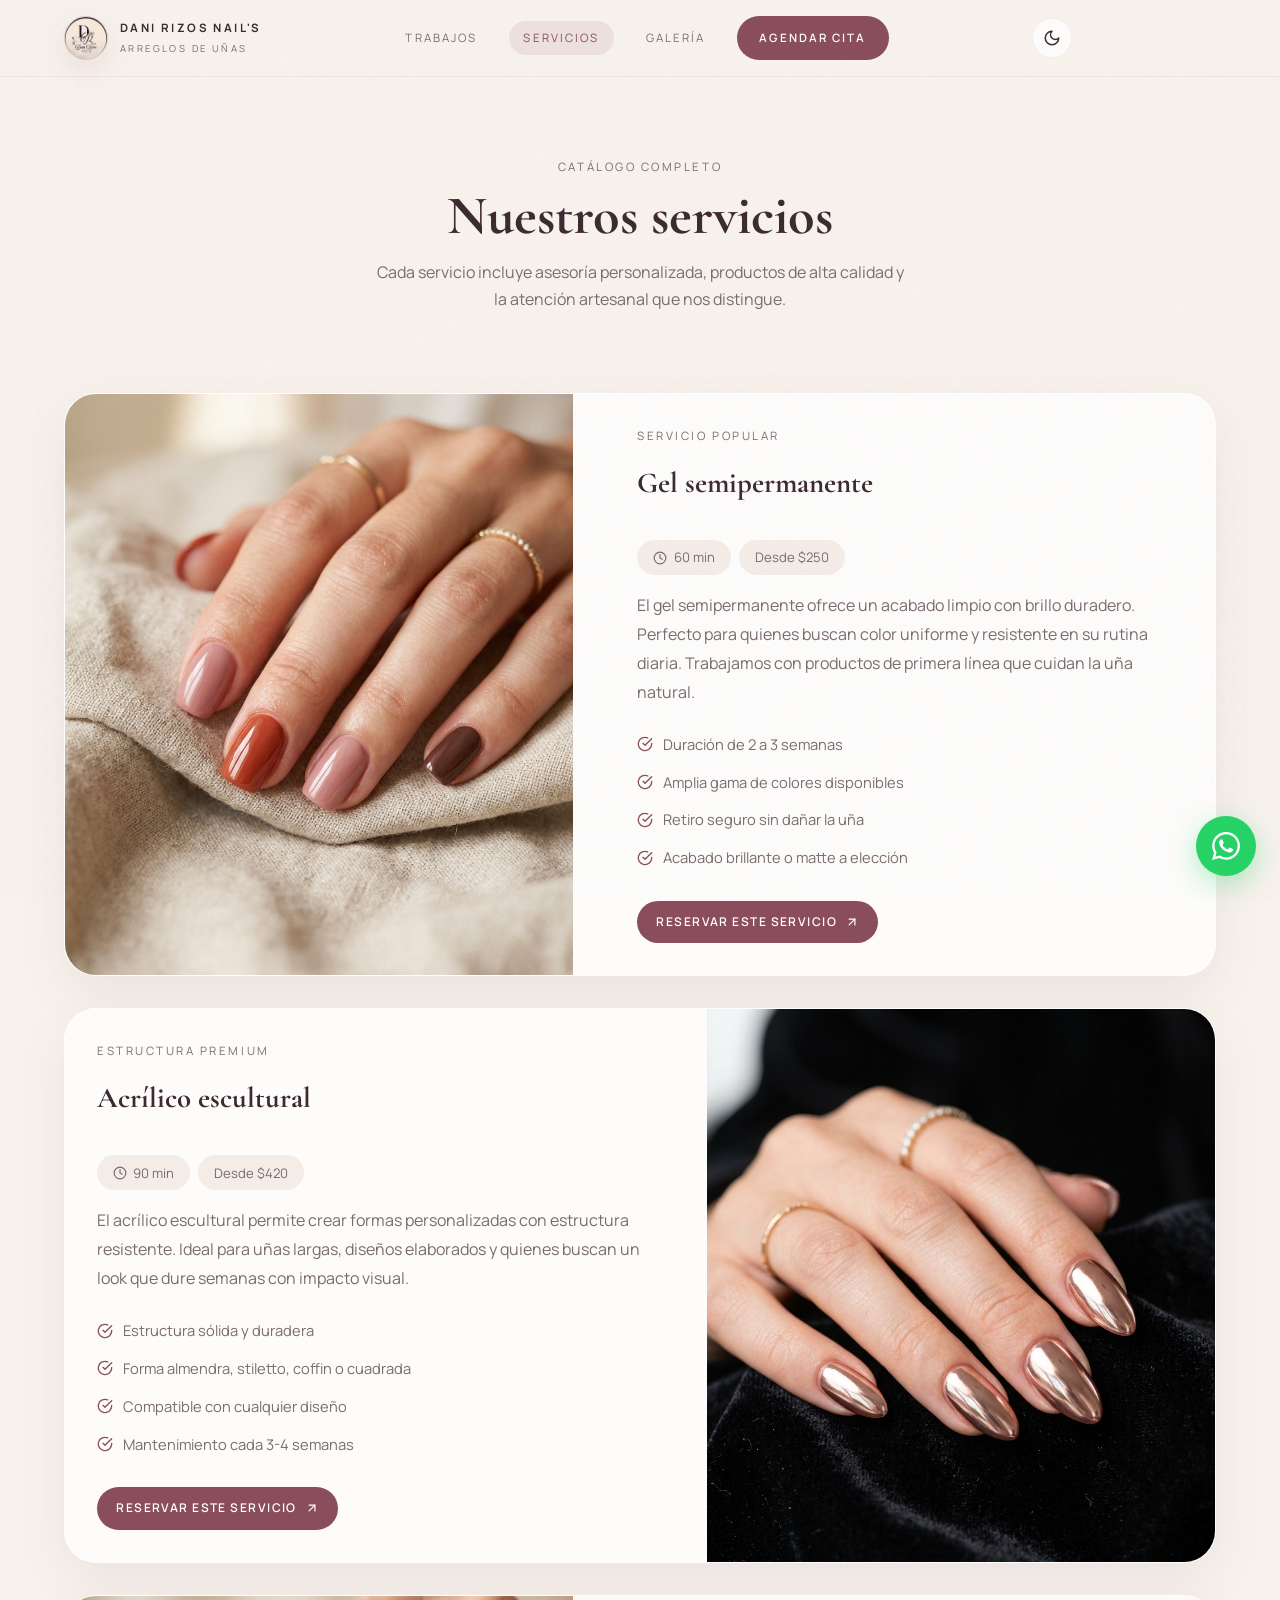
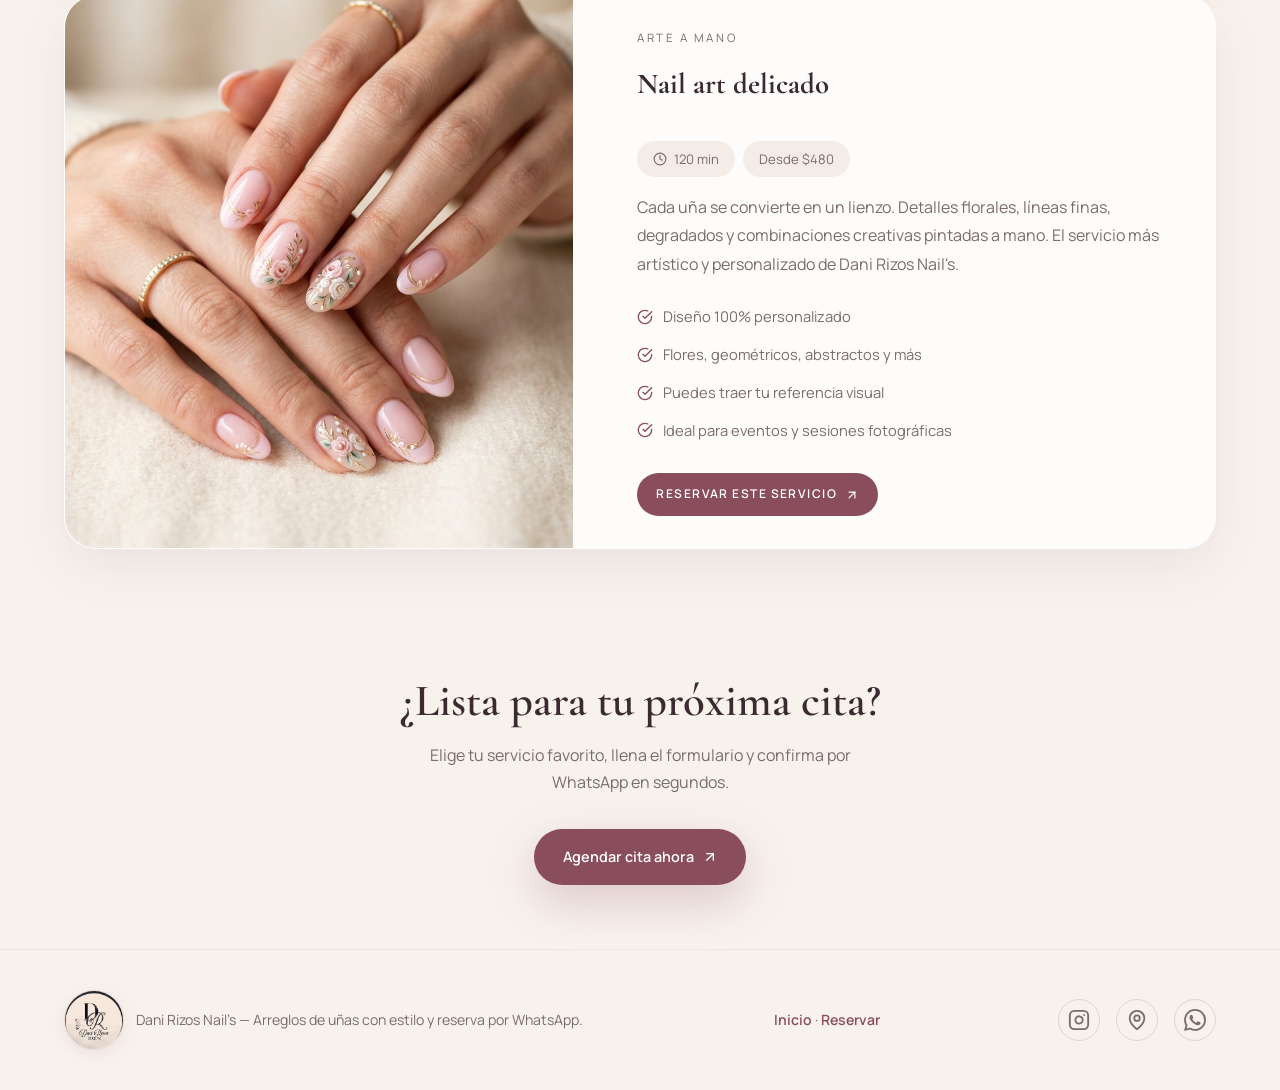
<file: servicios.html>
<!DOCTYPE html>
<html lang="es">
<head>
  <meta charset="UTF-8">
  <meta name="viewport" content="width=device-width, initial-scale=1.0">
  <title>Servicios — Dani Rizos Nail's</title>
  <meta name="description" content="Conoce los servicios de Dani Rizos Nail's: gel semipermanente, acrílico escultural y nail art delicado. Reserva tu cita por WhatsApp.">
  <link rel="stylesheet" href="styles.css">
  <link rel="icon" href="data:image/svg+xml,<svg xmlns=%22http://www.w3.org/2000/xml%22 viewBox=%220 0 100 100%22><text y=%22.9em%22 font-size=%2290%22>💅</text></svg>">
</head>
<body>
  <div class="page-grain"></div>

  <!-- HEADER -->
  <header class="header">
    <div class="container">
      <a href="index.html" class="logo">
        <img src="img/logo.png" alt="Dani Rizos Nail's - Logo" class="logo-img" width="44" height="44" fetchpriority="high">
        <span class="logo-text">
          <strong>Dani Rizos Nail's</strong>
          <span>Arreglos de uñas</span>
        </span>
      </a>
      <nav class="nav" id="main-nav">
        <a href="index.html#trabajos">Trabajos</a>
        <a href="servicios.html" class="active">Servicios</a>
        <a href="galeria.html">Galería</a>
        <a href="index.html#reserva" class="nav-cta">Agendar cita</a>
      </nav>

      <div class="header-actions">
        <button id="theme-toggle" class="theme-toggle" aria-label="Cambiar tema">
          <svg class="sun-icon" xmlns="http://www.w3.org/2000/svg" width="24" height="24" viewBox="0 0 24 24" fill="none"
            stroke="currentColor" stroke-width="2" stroke-linecap="round" stroke-linejoin="round">
            <circle cx="12" cy="12" r="4" />
            <path d="M12 2v2" />
            <path d="M12 20v2" />
            <path d="m4.93 4.93 1.41 1.41" />
            <path d="m17.66 17.66 1.41 1.41" />
            <path d="M2 12h2" />
            <path d="M20 12h2" />
            <path d="m6.34 17.66-1.41 1.41" />
            <path d="m19.07 4.93-1.41 1.41" />
          </svg>
          <svg class="moon-icon" xmlns="http://www.w3.org/2000/svg" width="24" height="24" viewBox="0 0 24 24" fill="none"
            stroke="currentColor" stroke-width="2" stroke-linecap="round" stroke-linejoin="round">
            <path d="M12 3a6 6 0 0 0 9 9 9 9 0 1 1-9-9Z" />
          </svg>
        </button>
        <button class="menu-toggle" id="menu-toggle" aria-label="Abrir menú">
          <span></span><span></span><span></span>
        </button>
      </div>
      <div class="menu-overlay" id="menu-overlay"></div>
    </div>
  </header>

  <main>
    <!-- PAGE HERO -->
    <section class="page-hero">
      <div class="container fade-up">
        <p class="section-kicker">Catálogo completo</p>
        <h1>Nuestros servicios</h1>
        <p>Cada servicio incluye asesoría personalizada, productos de alta calidad y la atención artesanal que nos distingue.</p>
      </div>
    </section>

    <!-- SERVICIOS DETALLADOS -->
    <section class="services-full">
      <div class="container">
        <!-- Gel semipermanente -->
        <div class="service-full-card fade-up">
          <img src="img/terracota.png" alt="Gel semipermanente — Dani Rizos Nail's" width="600" height="400" loading="lazy">
          <div class="service-full-body">
            <p class="section-kicker">Servicio popular</p>
            <h2>Gel semipermanente</h2>
            <div class="meta">
              <span class="service-meta"><span>
                <svg xmlns="http://www.w3.org/2000/svg" width="14" height="14" viewBox="0 0 24 24" fill="none" stroke="currentColor" stroke-width="2" stroke-linecap="round" stroke-linejoin="round"><circle cx="12" cy="12" r="10"/><polyline points="12 6 12 12 16 14"/></svg>
                60 min
              </span></span>
              <span class="service-meta"><span>Desde $250</span></span>
            </div>
            <p>El gel semipermanente ofrece un acabado limpio con brillo duradero. Perfecto para quienes buscan color uniforme y resistente en su rutina diaria. Trabajamos con productos de primera línea que cuidan la uña natural.</p>
            <ul class="features-list">
              <li>
                <svg xmlns="http://www.w3.org/2000/svg" width="16" height="16" viewBox="0 0 24 24" fill="none" stroke="currentColor" stroke-width="2" stroke-linecap="round" stroke-linejoin="round"><path d="M22 11.08V12a10 10 0 1 1-5.93-9.14"/><polyline points="22 4 12 14.01 9 11.01"/></svg>
                Duración de 2 a 3 semanas
              </li>
              <li>
                <svg xmlns="http://www.w3.org/2000/svg" width="16" height="16" viewBox="0 0 24 24" fill="none" stroke="currentColor" stroke-width="2" stroke-linecap="round" stroke-linejoin="round"><path d="M22 11.08V12a10 10 0 1 1-5.93-9.14"/><polyline points="22 4 12 14.01 9 11.01"/></svg>
                Amplia gama de colores disponibles
              </li>
              <li>
                <svg xmlns="http://www.w3.org/2000/svg" width="16" height="16" viewBox="0 0 24 24" fill="none" stroke="currentColor" stroke-width="2" stroke-linecap="round" stroke-linejoin="round"><path d="M22 11.08V12a10 10 0 1 1-5.93-9.14"/><polyline points="22 4 12 14.01 9 11.01"/></svg>
                Retiro seguro sin dañar la uña
              </li>
              <li>
                <svg xmlns="http://www.w3.org/2000/svg" width="16" height="16" viewBox="0 0 24 24" fill="none" stroke="currentColor" stroke-width="2" stroke-linecap="round" stroke-linejoin="round"><path d="M22 11.08V12a10 10 0 1 1-5.93-9.14"/><polyline points="22 4 12 14.01 9 11.01"/></svg>
                Acabado brillante o matte a elección
              </li>
            </ul>
            <a href="index.html#reserva" class="btn-service" style="margin-top:1.5rem">
              Reservar este servicio
              <svg xmlns="http://www.w3.org/2000/svg" width="14" height="14" viewBox="0 0 24 24" fill="none" stroke="currentColor" stroke-width="2" stroke-linecap="round" stroke-linejoin="round"><path d="M7 7h10v10"/><path d="M7 17 17 7"/></svg>
            </a>
          </div>
        </div>

        <!-- Acrílico escultural -->
        <div class="service-full-card fade-up">
          <img src="img/chrome.png" alt="Acrílico escultural — Dani Rizos Nail's" width="600" height="400" loading="lazy">
          <div class="service-full-body">
            <p class="section-kicker">Estructura premium</p>
            <h2>Acrílico escultural</h2>
            <div class="meta">
              <span class="service-meta"><span>
                <svg xmlns="http://www.w3.org/2000/svg" width="14" height="14" viewBox="0 0 24 24" fill="none" stroke="currentColor" stroke-width="2" stroke-linecap="round" stroke-linejoin="round"><circle cx="12" cy="12" r="10"/><polyline points="12 6 12 12 16 14"/></svg>
                90 min
              </span></span>
              <span class="service-meta"><span>Desde $420</span></span>
            </div>
            <p>El acrílico escultural permite crear formas personalizadas con estructura resistente. Ideal para uñas largas, diseños elaborados y quienes buscan un look que dure semanas con impacto visual.</p>
            <ul class="features-list">
              <li>
                <svg xmlns="http://www.w3.org/2000/svg" width="16" height="16" viewBox="0 0 24 24" fill="none" stroke="currentColor" stroke-width="2" stroke-linecap="round" stroke-linejoin="round"><path d="M22 11.08V12a10 10 0 1 1-5.93-9.14"/><polyline points="22 4 12 14.01 9 11.01"/></svg>
                Estructura sólida y duradera
              </li>
              <li>
                <svg xmlns="http://www.w3.org/2000/svg" width="16" height="16" viewBox="0 0 24 24" fill="none" stroke="currentColor" stroke-width="2" stroke-linecap="round" stroke-linejoin="round"><path d="M22 11.08V12a10 10 0 1 1-5.93-9.14"/><polyline points="22 4 12 14.01 9 11.01"/></svg>
                Forma almendra, stiletto, coffin o cuadrada
              </li>
              <li>
                <svg xmlns="http://www.w3.org/2000/svg" width="16" height="16" viewBox="0 0 24 24" fill="none" stroke="currentColor" stroke-width="2" stroke-linecap="round" stroke-linejoin="round"><path d="M22 11.08V12a10 10 0 1 1-5.93-9.14"/><polyline points="22 4 12 14.01 9 11.01"/></svg>
                Compatible con cualquier diseño
              </li>
              <li>
                <svg xmlns="http://www.w3.org/2000/svg" width="16" height="16" viewBox="0 0 24 24" fill="none" stroke="currentColor" stroke-width="2" stroke-linecap="round" stroke-linejoin="round"><path d="M22 11.08V12a10 10 0 1 1-5.93-9.14"/><polyline points="22 4 12 14.01 9 11.01"/></svg>
                Mantenimiento cada 3-4 semanas
              </li>
            </ul>
            <a href="index.html#reserva" class="btn-service" style="margin-top:1.5rem">
              Reservar este servicio
              <svg xmlns="http://www.w3.org/2000/svg" width="14" height="14" viewBox="0 0 24 24" fill="none" stroke="currentColor" stroke-width="2" stroke-linecap="round" stroke-linejoin="round"><path d="M7 7h10v10"/><path d="M7 17 17 7"/></svg>
            </a>
          </div>
        </div>

        <!-- Nail art delicado -->
        <div class="service-full-card fade-up">
          <img src="img/floral.png" alt="Nail art delicado — Dani Rizos Nail's" width="600" height="400" loading="lazy">
          <div class="service-full-body">
            <p class="section-kicker">Arte a mano</p>
            <h2>Nail art delicado</h2>
            <div class="meta">
              <span class="service-meta"><span>
                <svg xmlns="http://www.w3.org/2000/svg" width="14" height="14" viewBox="0 0 24 24" fill="none" stroke="currentColor" stroke-width="2" stroke-linecap="round" stroke-linejoin="round"><circle cx="12" cy="12" r="10"/><polyline points="12 6 12 12 16 14"/></svg>
                120 min
              </span></span>
              <span class="service-meta"><span>Desde $480</span></span>
            </div>
            <p>Cada uña se convierte en un lienzo. Detalles florales, líneas finas, degradados y combinaciones creativas pintadas a mano. El servicio más artístico y personalizado de Dani Rizos Nail's.</p>
            <ul class="features-list">
              <li>
                <svg xmlns="http://www.w3.org/2000/svg" width="16" height="16" viewBox="0 0 24 24" fill="none" stroke="currentColor" stroke-width="2" stroke-linecap="round" stroke-linejoin="round"><path d="M22 11.08V12a10 10 0 1 1-5.93-9.14"/><polyline points="22 4 12 14.01 9 11.01"/></svg>
                Diseño 100% personalizado
              </li>
              <li>
                <svg xmlns="http://www.w3.org/2000/svg" width="16" height="16" viewBox="0 0 24 24" fill="none" stroke="currentColor" stroke-width="2" stroke-linecap="round" stroke-linejoin="round"><path d="M22 11.08V12a10 10 0 1 1-5.93-9.14"/><polyline points="22 4 12 14.01 9 11.01"/></svg>
                Flores, geométricos, abstractos y más
              </li>
              <li>
                <svg xmlns="http://www.w3.org/2000/svg" width="16" height="16" viewBox="0 0 24 24" fill="none" stroke="currentColor" stroke-width="2" stroke-linecap="round" stroke-linejoin="round"><path d="M22 11.08V12a10 10 0 1 1-5.93-9.14"/><polyline points="22 4 12 14.01 9 11.01"/></svg>
                Puedes traer tu referencia visual
              </li>
              <li>
                <svg xmlns="http://www.w3.org/2000/svg" width="16" height="16" viewBox="0 0 24 24" fill="none" stroke="currentColor" stroke-width="2" stroke-linecap="round" stroke-linejoin="round"><path d="M22 11.08V12a10 10 0 1 1-5.93-9.14"/><polyline points="22 4 12 14.01 9 11.01"/></svg>
                Ideal para eventos y sesiones fotográficas
              </li>
            </ul>
            <a href="index.html#reserva" class="btn-service" style="margin-top:1.5rem">
              Reservar este servicio
              <svg xmlns="http://www.w3.org/2000/svg" width="14" height="14" viewBox="0 0 24 24" fill="none" stroke="currentColor" stroke-width="2" stroke-linecap="round" stroke-linejoin="round"><path d="M7 7h10v10"/><path d="M7 17 17 7"/></svg>
            </a>
          </div>
        </div>
      </div>
    </section>

    <!-- CTA FINAL -->
    <section style="padding:3rem 0 4rem;text-align:center">
      <div class="container fade-up">
        <h2 class="section-title">¿Lista para tu próxima cita?</h2>
        <p style="margin:1rem auto;color:var(--fg-muted);max-width:480px">Elige tu servicio favorito, llena el formulario y confirma por WhatsApp en segundos.</p>
        <a href="index.html#reserva" class="btn-primary" style="margin-top:1rem">
          Agendar cita ahora
          <svg xmlns="http://www.w3.org/2000/svg" width="16" height="16" viewBox="0 0 24 24" fill="none" stroke="currentColor" stroke-width="2" stroke-linecap="round" stroke-linejoin="round"><path d="M7 7h10v10"/><path d="M7 17 17 7"/></svg>
        </a>
      </div>
    </section>
  </main>

  <!-- FOOTER -->
  <footer class="footer">
    <div class="container">
      <div class="footer-brand">
        <img src="img/logo.png" alt="Dani Rizos Nail's - Logo Footer" class="footer-logo" width="60" height="60" loading="lazy">
        <p>Dani Rizos Nail's — Arreglos de uñas con estilo y reserva por WhatsApp.</p>
        <div id="visit-counter" class="visit-counter"></div>
      </div>
      <div class="footer-links">
        <a href="index.html">Inicio</a> · <a href="index.html#reserva">Reservar</a>
      </div>
      <div class="footer-social">
        <a href="https://www.instagram.com/danyrizosnails?igsh=b3M0NTV2aDRpaHZn" target="_blank" rel="noopener noreferrer" class="social-link" aria-label="Instagram">
          <svg xmlns="http://www.w3.org/2000/svg" width="22" height="22" viewBox="0 0 24 24" fill="none" stroke="currentColor" stroke-width="2" stroke-linecap="round" stroke-linejoin="round">
            <rect x="2" y="2" width="20" height="20" rx="5" ry="5"/>
            <path d="M16 11.37A4 4 0 1 1 12.63 8 4 4 0 0 1 16 11.37z"/>
            <line x1="17.5" y1="6.5" x2="17.51" y2="6.5"/>
          </svg>
        </a>
        <a href="https://maps.app.goo.gl/5pDfaGWXjxzRp7yn8" target="_blank" rel="noopener noreferrer" class="social-link" aria-label="Ubicación en Google Maps">
          <svg xmlns="http://www.w3.org/2000/svg" width="22" height="22" viewBox="0 0 24 24" fill="none" stroke="currentColor" stroke-width="2" stroke-linecap="round" stroke-linejoin="round">
            <path d="M20 10c0 6-8 12-8 12s-8-6-8-12a8 8 0 0 1 16 0Z"/>
            <circle cx="12" cy="10" r="3"/>
          </svg>
        </a>
        <a href="https://wa.me/5353734528" target="_blank" rel="noopener noreferrer" class="social-link" aria-label="WhatsApp">
          <svg xmlns="http://www.w3.org/2000/svg" width="22" height="22" viewBox="0 0 24 24" fill="currentColor">
            <path d="M17.472 14.382c-.297-.149-1.758-.867-2.03-.967-.273-.099-.471-.148-.67.15-.197.297-.767.966-.94 1.164-.173.199-.347.223-.644.075-.297-.15-1.255-.463-2.39-1.475-.883-.788-1.48-1.761-1.653-2.059-.173-.297-.018-.458.13-.606.134-.133.298-.347.446-.52.149-.174.198-.298.298-.497.099-.198.05-.371-.025-.52-.075-.149-.669-1.612-.916-2.207-.242-.579-.487-.5-.669-.51-.173-.008-.371-.01-.57-.01-.198 0-.52.074-.792.372-.272.297-1.04 1.016-1.04 2.479 0 1.462 1.065 2.875 1.213 3.074.149.198 2.096 3.2 5.077 4.487.709.306 1.262.489 1.694.625.712.227 1.36.195 1.871.118.571-.085 1.758-.719 2.006-1.413.248-.694.248-1.289.173-1.413-.074-.124-.272-.198-.57-.347m-5.421 7.403h-.004a9.87 9.87 0 01-5.031-1.378l-.361-.214-3.741.982.998-3.648-.235-.374a9.86 9.86 0 01-1.51-5.26c.001-5.45 4.436-9.884 9.888-9.884 2.64 0 5.122 1.03 6.988 2.898a9.825 9.825 0 012.893 6.994c-.003 5.45-4.437 9.884-9.885 9.884m8.413-18.297A11.815 11.815 0 0012.05 0C5.495 0 .16 5.335.157 11.892c0 2.096.547 4.142 1.588 5.945L.057 24l6.305-1.654a11.882 11.882 0 005.683 1.448h.005c6.554 0 11.89-5.335 11.893-11.893a11.821 11.821 0 00-3.48-8.413z"/>
          </svg>
        </a>
      </div>
    </div>
  </footer>

  <!-- WHATSAPP FAB -->
  <a href="https://wa.me/5353734528" target="_blank" rel="noopener noreferrer" class="wa-fab" aria-label="Contactar por WhatsApp">
    <svg xmlns="http://www.w3.org/2000/svg" width="28" height="28" viewBox="0 0 24 24" fill="currentColor"><path d="M17.472 14.382c-.297-.149-1.758-.867-2.03-.967-.273-.099-.471-.148-.67.15-.197.297-.767.966-.94 1.164-.173.199-.347.223-.644.075-.297-.15-1.255-.463-2.39-1.475-.883-.788-1.48-1.761-1.653-2.059-.173-.297-.018-.458.13-.606.134-.133.298-.347.446-.52.149-.174.198-.298.298-.497.099-.198.05-.371-.025-.52-.075-.149-.669-1.612-.916-2.207-.242-.579-.487-.5-.669-.51-.173-.008-.371-.01-.57-.01-.198 0-.52.074-.792.372-.272.297-1.04 1.016-1.04 2.479 0 1.462 1.065 2.875 1.213 3.074.149.198 2.096 3.2 5.077 4.487.709.306 1.262.489 1.694.625.712.227 1.36.195 1.871.118.571-.085 1.758-.719 2.006-1.413.248-.694.248-1.289.173-1.413-.074-.124-.272-.198-.57-.347m-5.421 7.403h-.004a9.87 9.87 0 01-5.031-1.378l-.361-.214-3.741.982.998-3.648-.235-.374a9.86 9.86 0 01-1.51-5.26c.001-5.45 4.436-9.884 9.888-9.884 2.64 0 5.122 1.03 6.988 2.898a9.825 9.825 0 012.893 6.994c-.003 5.45-4.437 9.884-9.885 9.884m8.413-18.297A11.815 11.815 0 0012.05 0C5.495 0 .16 5.335.157 11.892c0 2.096.547 4.142 1.588 5.945L.057 24l6.305-1.654a11.882 11.882 0 005.683 1.448h.005c6.554 0 11.89-5.335 11.893-11.893a11.821 11.821 0 00-3.48-8.413z"/></svg>
  </a>

  <button id="back-to-top" class="top-fab" aria-label="Volver arriba">
    <svg xmlns="http://www.w3.org/2000/svg" width="24" height="24" viewBox="0 0 24 24" fill="none" stroke="currentColor" stroke-width="2" stroke-linecap="round" stroke-linejoin="round">
      <path d="m18 15-6-6-6 6"/>
    </svg>
  </button>

  <script defer src="supabase-config.js"></script>
  <script defer src="script.js?v=1.2"></script>
</body>
</html>
</file>
<file: styles.css>
/* ===== FONTS ===== */
@import url('https://fonts.googleapis.com/css2?family=Cormorant+Garamond:ital,wght@0,400;0,600;0,700;1,400&family=Manrope:wght@300;400;500;600;700&display=swap');

/* ===== VARIABLES ===== */
:root {
  /* Colors (Light - Default) */
  --bg: #f8f2ed;
  --bg-card: rgba(255,255,255,0.75);
  --bg-input: rgba(255,255,255,0.9);
  --fg: #3b2a2f;
  --fg-muted: #7a6b6e;
  --accent: #8a4d5b;
  --accent-dark: #5f373f;
  --accent-light: #f4ece7;
  --terracotta: #c88069;
  --green: #25d366;
  --shadow: 0 18px 50px rgba(95,55,63,.08);
  --header-bg: rgba(248,242,237,.82);
  --border: rgba(0,0,0,.05);
  --glass-bg: rgba(255,255,255,0.8);
  
  /* Shared */
  --serif: 'Cormorant Garamond', Georgia, serif;
  --sans: 'Manrope', system-ui, sans-serif;
  --radius: 2rem;
  --transition: .32s cubic-bezier(.4,0,.2,1);
}

body.dark {
  --bg: #120f10;
  --bg-card: rgba(30, 25, 27, 0.85);
  --bg-input: rgba(45, 38, 42, 0.9);
  --fg: #f8f2ed;
  --fg-muted: #bcaeb1;
  --accent: #e8b0bb;
  --accent-dark: #d68a9a;
  --accent-light: #2d1a22;
  --terracotta: #e0a694;
  --shadow: 0 18px 50px rgba(0,0,0,.5);
  --header-bg: rgba(18, 15, 16, 0.82);
  --border: rgba(255,255,255,.12);
  --glass-bg: rgba(45, 38, 42, 0.7);
}

/* ===== RESET ===== */
*,*::before,*::after{box-sizing:border-box;margin:0;padding:0}
html{scroll-behavior:smooth;-webkit-text-size-adjust:100%}
body{font-family:var(--sans);background:var(--bg);color:var(--fg);line-height:1.7;overflow-x:hidden}
img{display:block;max-width:100%;height:auto}
a{color:inherit;text-decoration:none}
button,input,select,textarea{font:inherit;border:none;outline:none;background:none}
ul,ol{list-style:none}

/* ===== UTILITIES ===== */
.container{width:min(1200px,90%);margin-inline:auto}
.section-kicker{font-size:.72rem;text-transform:uppercase;letter-spacing:.22em;color:var(--accent);margin-bottom:.75rem}
.section-title{font-family:var(--serif);font-size:clamp(1.8rem,4vw,2.8rem);line-height:1.1;color:var(--fg);font-weight:600}

/* ===== PAGE GRAIN ===== */
.page-grain{position:fixed;inset:0;pointer-events:none;opacity:.4;z-index:9999;
  background-image:url("data:image/svg+xml,%3Csvg viewBox='0 0 256 256' xmlns='http://www.w3.org/2000/svg'%3E%3Cfilter id='g'%3E%3CfeTurbulence type='fractalNoise' baseFrequency='.85' numOctaves='4' stitchTiles='stitch'/%3E%3C/filter%3E%3Crect width='100%25' height='100%25' filter='url(%23g)' opacity='.06'/%3E%3C/svg%3E")}

/* ===== HEADER ===== */
.header{position:sticky;top:0;z-index:100;border-bottom:1px solid var(--border);background:var(--header-bg);backdrop-filter:blur(18px);-webkit-backdrop-filter:blur(18px);transition:background var(--transition), border-color var(--transition)}
.header .container{display:flex;align-items:center;justify-content:space-between;gap:1rem;padding-block:1rem}
.logo{display:flex;align-items:center;gap:.75rem;font-size:.75rem;text-transform:uppercase;letter-spacing:.2em;color:var(--fg-muted)}
.logo-circle{width:2.75rem;height:2.75rem;display:grid;place-items:center;border-radius:50%;border:1px solid rgba(138,77,91,.25);background:var(--bg-card);color:var(--accent);font-family:var(--serif);font-size:1.1rem;font-weight:700;box-shadow:0 10px 30px rgba(138,77,91,.12)}
.logo-img{width:2.75rem;height:2.75rem;border-radius:50%;object-fit:cover;border:1px solid rgba(138,77,91,.25);box-shadow:0 10px 30px rgba(138,77,91,.12)}
.logo-text strong{display:block;font-size:.72rem;color:var(--fg);font-weight:700}
.logo-text span{font-size:.6rem;color:var(--fg-muted)}

.nav{display:flex;align-items:center;gap:2rem}
.nav a{font-size:.72rem;text-transform:uppercase;letter-spacing:.18em;color:var(--fg-muted);transition:color var(--transition)}
.nav a:hover{color:var(--accent)}
.nav a.active{color:var(--accent);background:rgba(138,77,91,.1);padding:.45rem .9rem;border-radius:50px}
.nav-cta{display:inline-flex;align-items:center;padding:.75rem 1.4rem;border-radius:50px;background:var(--accent);color:#fff!important;font-weight:600;font-size:.72rem;letter-spacing:.14em;text-transform:uppercase;transition:transform var(--transition),background var(--transition)}
.nav-cta:hover{transform:translateY(-2px);background:var(--accent-dark)}

.menu-toggle{display:none;background:none;border:none;cursor:pointer;padding:.5rem}
.menu-toggle span{display:block;width:22px;height:2px;background:var(--fg);margin:5px 0;border-radius:2px;transition:var(--transition)}

@media(max-width:768px){
  .nav{position:fixed;top:0;right:-100%;width:min(320px,80vw);height:100vh;flex-direction:column;justify-content:center;gap:2.5rem;background:var(--bg);box-shadow:-10px 0 40px rgba(0,0,0,.1);transition:right var(--transition);z-index:200}
  .nav.open{right:0}
  .nav-cta{margin-top:1rem}
  .menu-toggle{display:block;z-index:300}
  .menu-overlay{position:fixed;inset:0;background:rgba(0,0,0,.3);z-index:150;opacity:0;pointer-events:none;transition:opacity var(--transition)}
  .menu-overlay.open{opacity:1;pointer-events:all}
  
  .menu-toggle.active span:nth-child(1){transform:translateY(7px) rotate(45deg)}
  .menu-toggle.active span:nth-child(2){opacity:0;transform:translateX(-10px)}
  .menu-toggle.active span:nth-child(3){transform:translateY(-7px) rotate(-45deg)}
}

/* ===== THEME TOGGLE ===== */
.header-actions { display: flex; align-items: center; gap: 0.5rem; }
.theme-toggle {
  width: 40px;
  height: 40px;
  border-radius: 50%;
  display: grid;
  place-items: center;
  cursor: pointer;
  color: var(--fg);
  border: 1px solid var(--border);
  background: var(--bg-card);
  transition: all var(--transition);
  position: relative;
  overflow: hidden;
}
.theme-toggle:hover {
  transform: translateY(-2px);
  border-color: var(--accent);
  color: var(--accent);
  box-shadow: 0 4px 15px rgba(0,0,0,0.1);
}
.theme-toggle svg { width: 18px; height: 18px; transition: transform 0.5s cubic-bezier(.4,0,.2,1); }
.theme-toggle .sun-icon { display: none; }
.theme-toggle .moon-icon { display: block; }
body.dark .theme-toggle .sun-icon { display: block; }
body.dark .theme-toggle .moon-icon { display: none; }
body.dark .theme-toggle svg { transform: rotate(360deg); }

@media (max-width: 768px) {
  .header-actions { margin-left: auto; margin-right: 0.5rem; }
}

/* ===== HERO ===== */
.hero{position:relative;overflow:hidden}
.hero .container{display:grid;gap:2.5rem;padding-block:3rem}
.hero-content{max-width:600px;order:2}
.hero-badge{display:inline-flex;align-items:center;gap:.5rem;padding:.5rem 1rem;border-radius:50px;border:1px solid var(--border);background:var(--bg-card);font-size:.7rem;text-transform:uppercase;letter-spacing:.2em;color:var(--fg-muted);box-shadow:var(--shadow);margin-bottom:1.5rem}
.hero-badge svg{width:16px;height:16px;color:var(--accent)}
.hero h1{font-family:var(--serif);font-size:clamp(2.6rem,6vw,4.2rem);line-height:.92;font-weight:600;color:var(--fg)}
.hero h1 span{display:block;color:var(--accent)}
.hero-desc{margin-top:1.5rem;font-size:1.05rem;line-height:1.8;color:var(--fg-muted);max-width:520px}
.hero-buttons{display:flex;flex-wrap:wrap;gap:1rem;margin-top:2rem}
.btn-primary{display:inline-flex;align-items:center;gap:.5rem;padding:1rem 1.8rem;border-radius:50px;background:var(--accent);color:#fff;font-weight:600;font-size:.9rem;box-shadow:0 16px 45px rgba(138,77,91,.26);transition:all var(--transition);cursor:pointer}
.btn-primary:hover{transform:translateY(-3px);background:var(--accent-dark)}
.btn-secondary{display:inline-flex;align-items:center;gap:.5rem;padding:1rem 1.8rem;border-radius:50px;border:1px solid var(--border);background:var(--bg-card);color:var(--fg);font-weight:600;font-size:.9rem;transition:all var(--transition);cursor:pointer}
.btn-secondary:hover{transform:translateY(-3px);border-color:var(--accent);color:var(--accent)}

.hero-image{order:1;position:relative;max-width:600px;margin-inline:auto}
.hero-frame{border-radius:2.5rem;padding:.8rem;background:var(--bg-card);box-shadow:0 30px 70px rgba(95,55,63,.14);border: 1px solid var(--border)}
.hero-frame img{border-radius:2rem;width:100%;height:400px;object-fit:cover}

@media(min-width:900px){
  .hero .container{grid-template-columns:1.05fr .95fr;align-items:center;padding-block:4rem}
  .hero-content{order:1}
  .hero-image{order:2}
  .hero-frame img{height:520px}
}

/* ===== CAROUSEL ===== */
.carousel-section{padding-block:4rem}
.carousel-header{display:flex;flex-direction:column;gap:1rem;margin-bottom:2.5rem}
.carousel-header p{color:var(--fg-muted);max-width:540px;line-height:1.7}

.carousel-wrapper{position:relative;border-radius:var(--radius)}
.carousel-track{
  display:flex;
  overflow-x: auto;
  scroll-snap-type: x mandatory;
  scroll-behavior: smooth;
  scrollbar-width: none; /* Firefox */
  -ms-overflow-style: none; /* IE/Edge */
  -webkit-overflow-scrolling: touch;
}
.carousel-track::-webkit-scrollbar { display: none; } /* Chrome/Safari */

.carousel-slide{
  min-width:100%;
  position:relative;
  scroll-snap-align: start;
}
.carousel-slide img{width:100%;height:420px;object-fit:contain;background:#000;border-radius:var(--radius);display: block;}
.slide-overlay{position:absolute;inset:0;background:linear-gradient(0deg,rgba(43,24,30,.6) 0%,transparent 50%);border-radius:var(--radius);pointer-events: none;}
.slide-info{position:absolute;bottom:0;left:0;right:0;padding:2rem;color:#fff}
.slide-info h3{font-family:var(--serif);font-size:1.8rem;margin-bottom:.3rem}
.slide-info p{font-size:.9rem;opacity:.85;max-width:400px}
.slide-tag{display:inline-block;padding:.35rem .9rem;border-radius:50px;background:rgba(255,255,255,.2);backdrop-filter:blur(8px);font-size:.68rem;text-transform:uppercase;letter-spacing:.16em;margin-bottom:.75rem}

.carousel-controls{display:flex;justify-content:center;gap:.75rem;margin-top:1.5rem}
.carousel-btn{width:48px;height:48px;border-radius:50%;border:1px solid rgba(138,77,91,.2);background:var(--bg-card);display:grid;place-items:center;cursor:pointer;transition:all var(--transition);backdrop-filter:blur(6px)}
.carousel-btn:hover{background:var(--accent);color:#fff;border-color:var(--accent);transform:scale(1.08)}
.carousel-btn svg{width:20px;height:20px}
.carousel-dots{display:flex;align-items:center;gap:.5rem;margin:0 1rem}
.carousel-dot{width:10px;height:10px;border-radius:50%;background:rgba(138,77,91,.2);transition:all var(--transition);cursor:pointer}
.carousel-dot.active{background:var(--accent);transform:scale(1.3)}

@media(min-width:900px){
  .carousel-slide img{height:520px;object-fit:contain;background:#000;}
  .carousel-header{flex-direction:row;align-items:flex-end;justify-content:space-between}
}

/* ===== SERVICIOS (index mini) ===== */
.services-mini{padding-block:4rem}
.services-grid{display:grid;gap:1.5rem;margin-top:2rem}
.service-card{border-radius:var(--radius);border:1px solid rgba(255,255,255,.8);background:var(--bg-card);padding:2rem;box-shadow:var(--shadow);backdrop-filter:blur(6px);transition:transform var(--transition)}
.service-card:hover{transform:translateY(-4px)}
.service-card .kicker{font-size:.68rem;text-transform:uppercase;letter-spacing:.18em;color:var(--accent)}
.service-card h3{font-family:var(--serif);font-size:1.6rem;margin-top:.75rem;color:var(--fg)}
.service-meta{display:flex;flex-wrap:wrap;gap:.5rem;margin-top:1rem}
.service-meta span{display:inline-flex;align-items:center;gap:.4rem;padding:.4rem 1rem;border-radius:50px;background:var(--accent-light);font-size:.82rem;color:var(--fg-muted)}
.service-card p{margin-top:1rem;color:var(--fg-muted);font-size:.92rem;line-height:1.7}
.btn-service{display:inline-flex;align-items:center;gap:.5rem;margin-top:1.2rem;padding:.7rem 1.2rem;border-radius:50px;background:var(--accent);color:#fff;font-size:.75rem;font-weight:600;text-transform:uppercase;letter-spacing:.12em;cursor:pointer;transition:all var(--transition)}
.btn-service:hover{transform:translateY(-2px);background:var(--accent-dark)}

@media(min-width:768px){.services-grid{grid-template-columns:repeat(3,1fr)}}

/* ===== BOOKING ===== */
.booking-section{padding-block:4rem}
.booking-grid{display:grid;gap:2rem}
.booking-aside{position:relative;overflow:hidden;border-radius:2.4rem;min-height:400px;background:var(--accent-dark)}
.booking-aside img{position:absolute;inset:0;width:100%;height:100%;object-fit:cover}
.booking-aside .overlay{position:absolute;inset:0;background:linear-gradient(180deg,rgba(43,24,30,.1) 0%,rgba(43,24,30,.65) 100%)}
.booking-aside-content{position:relative;z-index:2;display:flex;flex-direction:column;justify-content:flex-end;padding:2.5rem;color:#fff;height:100%;min-height:400px}
.booking-aside-content h2{font-family:var(--serif);font-size:clamp(1.8rem,4vw,2.6rem);line-height:1;margin-top:1rem}
.booking-aside-content p{margin-top:1rem;font-size:.95rem;line-height:1.7;opacity:.8;max-width:420px}
.steps-box{margin-top:1.5rem;padding:1.2rem;border-radius:1.5rem;border:1px solid rgba(255,255,255,.2);background:rgba(255,255,255,.1);backdrop-filter:blur(10px)}
.step-item{display:flex;align-items:flex-start;gap:.75rem;font-size:.88rem;color:rgba(255,255,255,.85);padding:.5rem 0}
.step-item svg{width:18px;height:18px;color:#f5d1bc;flex-shrink:0;margin-top:2px}

.booking-form-wrap{border-radius:2.4rem;border:1px solid var(--border);background:var(--bg-card);padding:2rem;box-shadow:var(--shadow);backdrop-filter:blur(6px)}
.booking-form-wrap h2{font-family:var(--serif);font-size:1.6rem;margin-bottom:1.5rem}
.form-grid{display:grid;gap:1rem}
.field-wrap{display:flex;flex-direction:column;gap:.4rem}
.field-wrap label{font-size:.78rem;font-weight:600;color:var(--fg);text-transform:uppercase;letter-spacing:.1em}
.field-input{padding:.85rem 1.2rem;border-radius:1.2rem;border:1px solid var(--border);background:var(--bg-input);font-size:.92rem;color:var(--fg);transition:border-color var(--transition)}
.field-input:focus{border-color:var(--accent);box-shadow:0 0 0 3px rgba(138,77,91,.1)}
textarea.field-input{min-height:100px;resize:vertical}
select.field-input{cursor:pointer;appearance:none;background-image:url("data:image/svg+xml,%3Csvg xmlns='http://www.w3.org/2000/svg' width='12' height='12' viewBox='0 0 24 24' fill='none' stroke='%238a4d5b' stroke-width='2'%3E%3Cpath d='M6 9l6 6 6-6'/%3E%3C/svg%3E");background-repeat:no-repeat;background-position:right 1rem center}

.preview-box{border-radius:1.5rem;background:#2d1a22;padding:1.5rem;color:#e8d5cb}
.preview-box p.label{font-size:.68rem;text-transform:uppercase;letter-spacing:.18em;color:#f2c9b7;margin-bottom:.75rem}
.preview-box pre{white-space:pre-wrap;font-family:var(--sans);font-size:.85rem;line-height:1.7;color:#d9c6b8}

.btn-whatsapp{display:inline-flex;align-items:center;justify-content:center;gap:.6rem;width:100%;padding:1rem 1.8rem;border-radius:50px;background:var(--green);color:#11331f;font-weight:700;font-size:.95rem;cursor:pointer;box-shadow:0 18px 40px rgba(37,211,102,.25);transition:all var(--transition)}
.btn-whatsapp:hover{transform:translateY(-3px);filter:brightness(.95)}
.btn-whatsapp svg{width:20px;height:20px}

@media(min-width:900px){
  .booking-grid{grid-template-columns:.9fr 1.1fr}
  .form-grid{grid-template-columns:1fr 1fr}
  .form-grid .full{grid-column:1/-1}
}

/* ===== SERVICIOS PAGE ===== */
.page-hero{padding:4rem 0 2rem;text-align:center}
.page-hero h1{font-family:var(--serif);font-size:clamp(2.2rem,5vw,3.4rem);line-height:1;color:var(--fg)}
.page-hero p{margin-top:1rem;color:var(--fg-muted);max-width:540px;margin-inline:auto}

.services-full{padding-block:3rem}
.service-full-card{display:grid;gap:2rem;border-radius:var(--radius);border:1px solid rgba(255,255,255,.7);background:var(--bg-card);box-shadow:var(--shadow);overflow:hidden;margin-bottom:2rem;backdrop-filter:blur(6px)}
.service-full-card img{width:100%;height:300px;object-fit:cover}
.service-full-body{padding:2rem}
.service-full-body h2{font-family:var(--serif);font-size:1.8rem;color:var(--fg)}
.service-full-body .meta{display:flex;flex-wrap:wrap;gap:.5rem;margin:1rem 0}
.service-full-body p{color:var(--fg-muted);line-height:1.8}
.features-list{margin-top:1.2rem}
.features-list li{display:flex;align-items:center;gap:.6rem;padding:.4rem 0;color:var(--fg-muted);font-size:.92rem}
.features-list li svg{width:16px;height:16px;color:var(--accent)}

@media(min-width:768px){
  .service-full-card{grid-template-columns:1fr 1.2fr}
  .service-full-card img{height:100%}
  .service-full-card:nth-child(even){direction:rtl}
  .service-full-card:nth-child(even) > *{direction:ltr}
}

/* ===== TESTIMONIALS ===== */
.testimonials{padding-block:3rem}
.testimonial-grid{display:grid;gap:1.5rem;margin-top:2rem}
.testimonial{border-radius:1.7rem;background:var(--bg-card);padding:2rem;box-shadow:inset 0 2px 8px rgba(0,0,0,.04);border: 1px solid var(--border)}
.testimonial p{font-size:1.05rem;line-height:1.7;color:var(--fg);font-style:italic}
.testimonial footer{margin-top:1rem;font-size:.82rem;font-weight:700;text-transform:uppercase;letter-spacing:.14em;color:var(--accent)}
@media(min-width:768px){.testimonial-grid{grid-template-columns:1fr 1fr}}

/* ===== FOOTER ===== */
.footer{border-top:1px solid var(--border);padding:2.5rem 0}
.footer .container{display:flex;flex-direction:column;gap:1.5rem;font-size:.88rem;color:var(--fg-muted);align-items:center;text-align:center}
.footer-brand{display:flex;flex-direction:column;align-items:center;gap:.75rem}
.footer-logo{width:60px;height:60px;border-radius:50%;object-fit:cover;border:1px solid rgba(138,77,91,.15);box-shadow:0 4px 16px rgba(138,77,91,.1)}
.footer-links a{color:var(--accent);font-weight:600;transition:color var(--transition)}
.footer-links a:hover{color:var(--accent-dark)}
.footer-social{display:flex;align-items:center;gap:1rem}
.social-link{display:grid;place-items:center;width:42px;height:42px;border-radius:50%;border:1px solid rgba(138,77,91,.2);color:var(--fg-muted);transition:all var(--transition)}
.social-link:hover{background:var(--accent);color:#fff;border-color:var(--accent);transform:translateY(-2px)}
@media(min-width:768px){.footer .container{flex-direction:row;justify-content:space-between;align-items:center;text-align:left}.footer-brand{flex-direction:row}}

/* ===== VISIT COUNTER ===== */
.visit-counter {
  font-size: .7rem;
  letter-spacing: .05em;
  text-transform: uppercase;
  color: var(--fg-muted);
  opacity: 0;
  transition: opacity .5s ease;
  margin-top: .5rem;
}
@media(min-width:768px){ .visit-counter{ margin-top: 0; margin-left: auto; } }

/* ===== WHATSAPP FAB ===== */
.wa-fab{position:fixed;bottom:1.5rem;right:1.5rem;width:60px;height:60px;border-radius:50%;background:var(--green);display:grid;place-items:center;box-shadow:0 8px 28px rgba(37,211,102,.35);z-index:90;transition:transform var(--transition);animation:fab-pulse 2.5s infinite}
.wa-fab:hover{transform:scale(1.1)}
.wa-fab svg{width:28px;height:28px;color:#fff}
@keyframes fab-pulse{0%,100%{box-shadow:0 8px 28px rgba(37,211,102,.35)}50%{box-shadow:0 8px 38px rgba(37,211,102,.55)}}

/* ===== ANIMATIONS ===== */
.fade-up{opacity:0;transform:translateY(24px);transition:opacity .6s ease,transform .6s ease}
.fade-up.visible{opacity:1;transform:translateY(0)}

/* ===== BACK TO TOP FAB ===== */
.top-fab {
  position: fixed;
  bottom: 1.5rem;
  left: 1.5rem;
  width: 50px;
  height: 50px;
  border-radius: 50%;
  background: var(--bg-card);
  border: 1px solid rgba(138, 77, 91, 0.2);
  color: var(--accent);
  display: grid;
  place-items: center;
  box-shadow: 0 4px 15px rgba(0, 0, 0, 0.08);
  z-index: 90;
  transition: all var(--transition);
  opacity: 0;
  visibility: hidden;
  transform: translateY(20px);
  cursor: pointer;
  padding: 0;
}
.top-fab.show {
  opacity: 1;
  visibility: visible;
  transform: translateY(0);
}
.top-fab:hover {
  background: var(--accent);
  color: #fff;
  transform: translateY(-5px);
  box-shadow: 0 8px 25px rgba(138, 77, 91, 0.25);
}
.top-fab svg {
  width: 24px;
  height: 24px;
}
@media (max-width: 768px) {
  .top-fab {
    width: 45px;
    height: 45px;
    bottom: 1rem;
    left: 1rem;
  }
}

/* ===== GALLERY PAGE ===== */
.gallery-grid{display:grid;grid-template-columns:repeat(auto-fill,minmax(280px,1fr));gap:1.5rem;padding-block:3rem}
.gallery-item{position:relative;border-radius:var(--radius);overflow:hidden;cursor:pointer;aspect-ratio:1/1;border:1px solid var(--border);transition:transform var(--transition),box-shadow var(--transition);background:var(--bg-card)}
.gallery-item:hover{transform:translateY(-5px);box-shadow:var(--shadow)}
.gallery-item img{width:100%;height:100%;object-fit:cover;transition:transform .5s ease}
.gallery-item:hover img{transform:scale(1.05)}

/* Lightbox Modal */
.lightbox{position:fixed;inset:0;z-index:10000;background:rgba(0,0,0,.95);display:none;place-items:center;padding:2rem;backdrop-filter:blur(15px);-webkit-backdrop-filter:blur(15px);opacity:0;transition:opacity .3s ease}
.lightbox.open{display:grid;opacity:1}
.lightbox-content{width:100%;height:100%;display:flex;align-items:center;justify-content:center;position:relative}
.lightbox-content img{max-width:min(1000px,95vw);max-height:85vh;width:auto;height:auto;object-fit:contain;border-radius:.75rem;box-shadow:0 25px 70px rgba(0,0,0,.6);transform:scale(.9);transition:transform .4s cubic-bezier(.4,0,.2,1)}
.lightbox.open img{transform:scale(1)}
.lightbox-close{position:absolute;top:2rem;right:2rem;background:rgba(255,255,255,.1);color:#fff;border-radius:50%;width:48px;height:48px;display:grid;place-items:center;cursor:pointer;transition:background var(--transition),transform var(--transition);z-index:2010}
.lightbox-close:hover{background:rgba(255,255,255,.2);transform:scale(1.1)}
.lightbox-close svg{width:24px;height:24px}

@media(max-width:768px){
  .gallery-grid{grid-template-columns:repeat(2,1fr);gap:1rem}
  .lightbox{padding:1rem}
  .lightbox-close{top: 1rem; right: 1rem; width: 40px; height: 40px;}
  .lightbox-content img{max-height:75vh}
}
</file>
